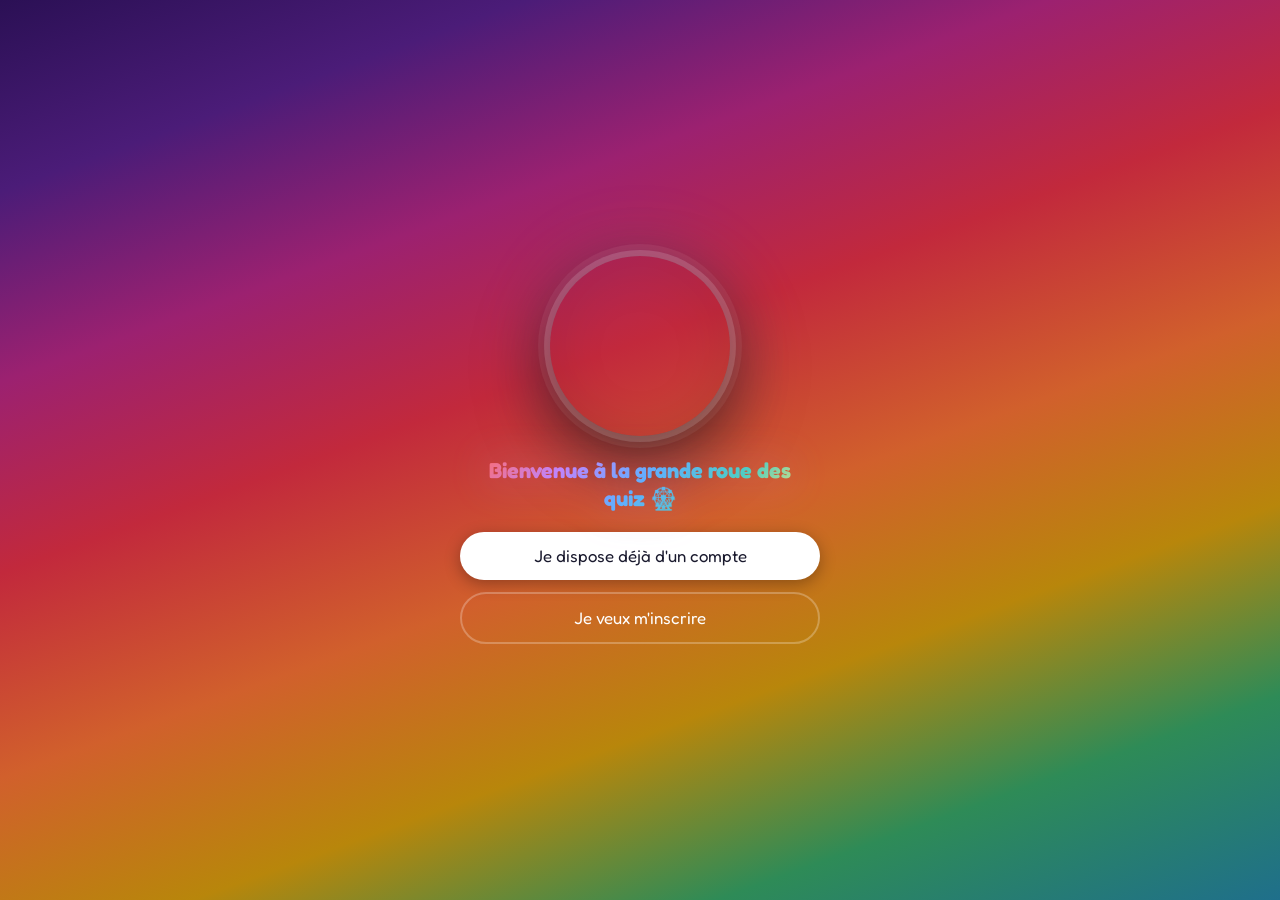
<file: index.html>
<!DOCTYPE html>
<html lang="fr">
<head>
<meta charset="UTF-8">
<meta name="viewport" content="width=device-width, initial-scale=1.0">
<title>Roue des Quiz 🎡</title>
<link href="https://fonts.googleapis.com/css2?family=Nunito:wght@400;700;900&family=Fredoka+One&display=swap" rel="stylesheet">
<link rel="stylesheet" href="src/styles/app.css">
</head>
<body>

<!-- ══════════════ WELCOME SCREEN ══════════════ -->
<div id="welcomeScreen" class="screen active">
  <canvas id="welcomeWheel" width="260" height="260" class="welcome-wheel"></canvas>
  <h1 class="welcome-title">Bienvenue à la grande roue des quiz 🎡</h1>
  <div class="welcome-actions">
    <button class="btn-primary" id="goSignIn">Je dispose déjà d'un compte</button>
    <button class="btn-secondary" id="goSignUp">Je veux m'inscrire</button>
  </div>
</div>

<!-- ══════════════ SIGN IN SCREEN ══════════════ -->
<div id="signInScreen" class="screen">
  <div class="quiz-header">
    <button class="back-btn" data-action="welcome">← Retour</button>
    <div class="quiz-cat-badge" style="color:#FFE66D;border-color:#FFE66D">Connexion</div>
  </div>
  <form class="profile-form auth-form" id="signInForm">
    <label>Email
      <input id="siEmail" type="email" inputmode="email" autocomplete="email" required>
    </label>
    <label>Mot de passe
      <span class="pw-field">
        <input id="siPassword" type="password" autocomplete="current-password" required>
        <button type="button" class="pw-eye" data-eye="siPassword" aria-label="Afficher le mot de passe">👁️</button>
      </span>
    </label>
    <button type="button" class="text-link" id="forgotBtn">Mot de passe oublié ?</button>
    <div class="form-actions"><button type="submit" class="btn-primary">Se connecter</button></div>
    <p class="auth-msg" id="siMsg"></p>
  </form>
</div>

<!-- ══════════════ SIGN UP SCREEN ══════════════ -->
<div id="signUpScreen" class="screen">
  <div class="quiz-header">
    <button class="back-btn" data-action="welcome">← Retour</button>
    <div class="quiz-cat-badge" style="color:#FFE66D;border-color:#FFE66D">Inscription</div>
  </div>
  <form class="profile-form auth-form" id="signUpForm">
    <label>Nom de la famille
      <input id="suFamily" type="text" autocomplete="off" maxlength="40" placeholder="Ex : Famille Berrada" required>
    </label>
    <label>Email
      <input id="suEmail" type="email" inputmode="email" autocomplete="email" required>
    </label>
    <label>Mot de passe
      <span class="pw-field">
        <input id="suPassword" type="password" autocomplete="new-password" minlength="6" required>
        <button type="button" class="pw-eye" data-eye="suPassword" aria-label="Afficher le mot de passe">👁️</button>
      </span>
      <span class="field-hint">6 caractères minimum</span>
    </label>
    <div class="form-actions"><button type="submit" class="btn-primary">S'inscrire 🚀</button></div>
    <p class="auth-msg" id="suMsg"></p>
  </form>
</div>

<!-- ══════════════ RESET PASSWORD SCREEN ══════════════ -->
<div id="resetScreen" class="screen">
  <div class="quiz-header">
    <button class="back-btn" data-action="welcome">← Retour</button>
    <div class="quiz-cat-badge" style="color:#FFE66D;border-color:#FFE66D">Nouveau mot de passe</div>
  </div>
  <form class="profile-form auth-form" id="resetForm">
    <label>Nouveau mot de passe
      <span class="pw-field">
        <input id="npPassword" type="password" autocomplete="new-password" minlength="6" required>
        <button type="button" class="pw-eye" data-eye="npPassword" aria-label="Afficher le mot de passe">👁️</button>
      </span>
      <span class="field-hint">6 caractères minimum</span>
    </label>
    <div class="form-actions"><button type="submit" class="btn-primary">Changer le mot de passe</button></div>
    <p class="auth-msg" id="npMsg"></p>
  </form>
</div>

<!-- ══════════════ PROFILE SCREEN ══════════════ -->
<div id="profileScreen" class="screen">
  <div class="family-name" id="familyName"></div>
  <div class="profile-title">🎈 Qui joue ? 🎈</div>
  <div class="profile-list" id="profileList">
    <div class="profile-loading">Chargement…</div>
  </div>
  <div class="profile-hint" id="profileHint"></div>
  <div class="profile-footer">
    <button class="manage-btn" id="manageBtn" aria-pressed="false" style="display:none">🗑️ Gérer les profils</button>
    <button class="manage-btn" id="signOutBtn">🚪 Se déconnecter</button>
  </div>
</div>

<!-- ══════════════ PROFILE CREATE SCREEN ══════════════ -->
<div id="profileCreateScreen" class="screen">
  <div class="profile-title">Nouveau joueur 🎉</div>
  <form class="profile-form" id="profileForm">
    <label>Prénom
      <input id="pfFirst" type="text" autocomplete="off" maxlength="24" required>
    </label>
    <label>Nom
      <input id="pfLast" type="text" autocomplete="off" maxlength="24">
    </label>
    <label>Date de naissance
      <input id="pfDob" type="date">
    </label>
    <span class="avatar-pick-label">Choisis ton personnage</span>
    <div class="avatar-pick" id="avatarPick"></div>
    <div class="form-actions">
      <button type="submit" class="btn-primary">Créer 🚀</button>
      <button type="button" class="btn-secondary" id="pfCancel">Annuler</button>
    </div>
  </form>
</div>

<!-- ══════════════ WHEEL SCREEN ══════════════ -->
<div id="wheelScreen" class="screen">
  <h1 id="wheelTitle">🎡 La Roue des Quiz !</h1>

  <div class="wheel-section">
    <div class="pointer"></div>
    <div class="wheel-wrap">
      <canvas id="wheel" width="380" height="380"></canvas>
      <button class="spin-btn" id="spinBtn">TOURNE !<br>🎲</button>
    </div>
  </div>

  <div class="result-banner" id="resultArea"></div>

  <div class="legend">
    <div class="legend-item"><div class="legend-dot" style="background:#FF6B6B"></div>Maths</div>
    <div class="legend-item"><div class="legend-dot" style="background:#4ECDC4"></div>Lecture</div>
    <div class="legend-item"><div class="legend-dot" style="background:#FFE66D"></div>Géographie</div>
    <div class="legend-item"><div class="legend-dot" style="background:#60AFFF"></div>Astronomie</div>
    <div class="legend-item"><div class="legend-dot" style="background:#6BCB77"></div>Animaux</div>
    <div class="legend-item"><div class="legend-dot" style="background:#F59E0B"></div>Arabe</div>
    <div class="legend-item"><div class="legend-dot" style="background:#C084FC"></div>⭐ Surprise !</div>
  </div>
  <button class="mv-entry-btn" id="mvEntryBtn" style="display:none">
    <span class="mv-entry-icon" id="mvEntryIcon"></span>
    Mode Merveilleux
  </button>
  <button class="cpc-entry-btn" id="cpcEntryBtn">🏫 Mode Jean Mermoz CP C</button>
  <div class="wheel-actions">
    <button class="btn-secondary" id="progressBtn">📊 Mes progrès</button>
    <button class="btn-secondary" id="leaderboardBtn">🏆 Classement</button>
  </div>
</div>

<!-- ══════════════ JEAN MERMOZ CP C SCREEN (F-50) ══════════════ -->
<div id="cpcScreen" class="screen">
  <div class="quiz-header">
    <button class="back-btn" id="cpcBack">← Roue</button>
    <div class="quiz-cat-badge" style="color:#FFE66D;border-color:#FFE66D">🏫 CP C</div>
  </div>
  <h1>Que veux-tu réviser ?</h1>
  <div class="cpc-choices" id="cpcChoices"></div>
  <p class="cpc-msg" id="cpcMsg" role="status"></p>
</div>

<!-- ══════════════ QUIZ SCREEN ══════════════ -->
<div id="quizScreen" class="screen">
  <!-- Mode Merveilleux (F-35): ambient background wash, behind the card -->
  <div class="mv-scene-bg" id="mvSceneBg" aria-hidden="true">
    <div class="mv-sparkle-field"></div>
    <div class="mv-rainbow-sweep mv-rainbow-sweep-1"></div>
    <div class="mv-rainbow-sweep mv-rainbow-sweep-2"></div>
  </div>

  <div class="quiz-header">
    <button class="back-btn" data-action="wheel">← Roue</button>
    <div class="quiz-cat-badge" id="catBadge"></div>
    <button class="tts-btn" id="ttsReplayBtn" type="button" title="Réécouter la question" aria-label="Réécouter la question">🔊</button>
    <button class="tts-btn tts-toggle" id="ttsToggleBtn" type="button" title="Lecture automatique" aria-label="Activer ou désactiver la lecture automatique">🔊</button>
  </div>

  <div class="progress-dots" id="progressDots"></div>

  <div class="question-card" id="questionCard">
    <div class="question-image-wrap" id="questionImageWrap" style="display:none;"></div>
    <div class="question-num" id="questionNum"></div>
    <div class="question-origin" id="questionOrigin" style="display:none;"></div>
    <div class="question-text" id="questionText"></div>
    <div class="math-visual" id="mathVisual" style="display:none;"></div>
    <div class="choices" id="choices"></div>
    <div class="feedback" id="feedback"></div>
    <button class="next-btn" id="nextBtn"></button>
  </div>

  <!-- Mode Merveilleux (F-35): galloping unicorns, above the card -->
  <div class="mv-scene-fg" id="mvScene" aria-hidden="true">
    <div class="mv-gallop mv-gallop-1">
      <span class="mv-trail-spark s1"></span>
      <span class="mv-trail-spark s2"></span>
      <span class="mv-trail-spark s3"></span>
      <div class="mv-gallop-icon" id="mvGallop1"></div>
    </div>
    <div class="mv-gallop mv-gallop-2">
      <span class="mv-trail-spark s1"></span>
      <span class="mv-trail-spark s2"></span>
      <span class="mv-trail-spark s3"></span>
      <div class="mv-gallop-icon" id="mvGallop2"></div>
    </div>
  </div>
</div>

<!-- ══════════════ MILESTONE SCREEN (every 10 questions) ══════════════ -->
<div id="milestoneScreen" class="screen">
  <div class="score-emoji" id="msEmoji"></div>
  <div class="score-title" id="msTitle"></div>
  <div class="score-num" id="msNum"></div>
  <div class="score-sub" id="msSub"></div>
  <div class="score-actions">
    <button class="btn-primary" id="msContinue">Continuer 🔥</button>
    <button class="btn-secondary" data-action="wheel">🎡 Retour à la roue</button>
  </div>
</div>

<!-- ══════════════ PROGRESS SCREEN ══════════════ -->
<div id="progressScreen" class="screen">
  <div class="quiz-header">
    <button class="back-btn" data-action="wheel">← Roue</button>
    <div class="quiz-cat-badge" style="color:#FFE66D;border-color:#FFE66D">📊 Mes progrès</div>
  </div>
  <div class="progress-body" id="progressBody"></div>
</div>

<!-- ══════════════ LEADERBOARD SCREEN ══════════════ -->
<div id="leaderboardScreen" class="screen">
  <div class="quiz-header">
    <button class="back-btn" data-action="wheel">← Roue</button>
    <div class="quiz-cat-badge" style="color:#C084FC;border-color:#C084FC">🏆 Classement</div>
  </div>
  <div class="leaderboard-body" id="leaderboardBody"></div>
</div>

<!-- Current player badge — shown top-right during play; click to switch -->
<div id="currentPlayer" class="current-player" style="display:none">
  <span class="cp-avatar"></span>
  <span class="cp-text">
    <span class="cp-name"></span>
    <span class="cp-score"></span>
  </span>
  <span class="cp-switch">changer</span>
</div>

<!-- Mode Merveilleux — unlock celebration popup (F-31) -->
<div id="mvPopup" class="mv-popup-overlay" style="display:none">
  <div class="mv-popup">
    <div class="mv-popup-unicorn-wrap">
      <div class="mv-popup-unicorn" id="mvPopupUnicorn"></div>
      <span class="mv-spark-float s1" aria-hidden="true">✨</span>
      <span class="mv-spark-float s2" aria-hidden="true">✨</span>
      <span class="mv-spark-float s3" aria-hidden="true">✨</span>
    </div>
    <div class="mv-popup-title">Tu as débloqué le<br>Mode Merveilleux ! 🦄</div>
    <div class="mv-popup-actions">
      <button class="btn-primary" id="mvPlayNow">Jouer maintenant</button>
      <button class="btn-secondary" id="mvLater">Plus tard</button>
    </div>
  </div>
</div>

<script src="questions.js"></script>
<script type="module" src="src/main.js"></script>
<script>
  // If the ES modules can't load (e.g. opened via file://), guide the user.
  setTimeout(function () {
    if (!window.__qrReady) {
      var list = document.getElementById('profileList');
      if (list) list.innerHTML = '<div class="profile-hint">Ouvre le jeu via un serveur web (http), pas en double-cliquant le fichier.</div>';
    }
  }, 1500);
</script>
</body>
</html>
</file>
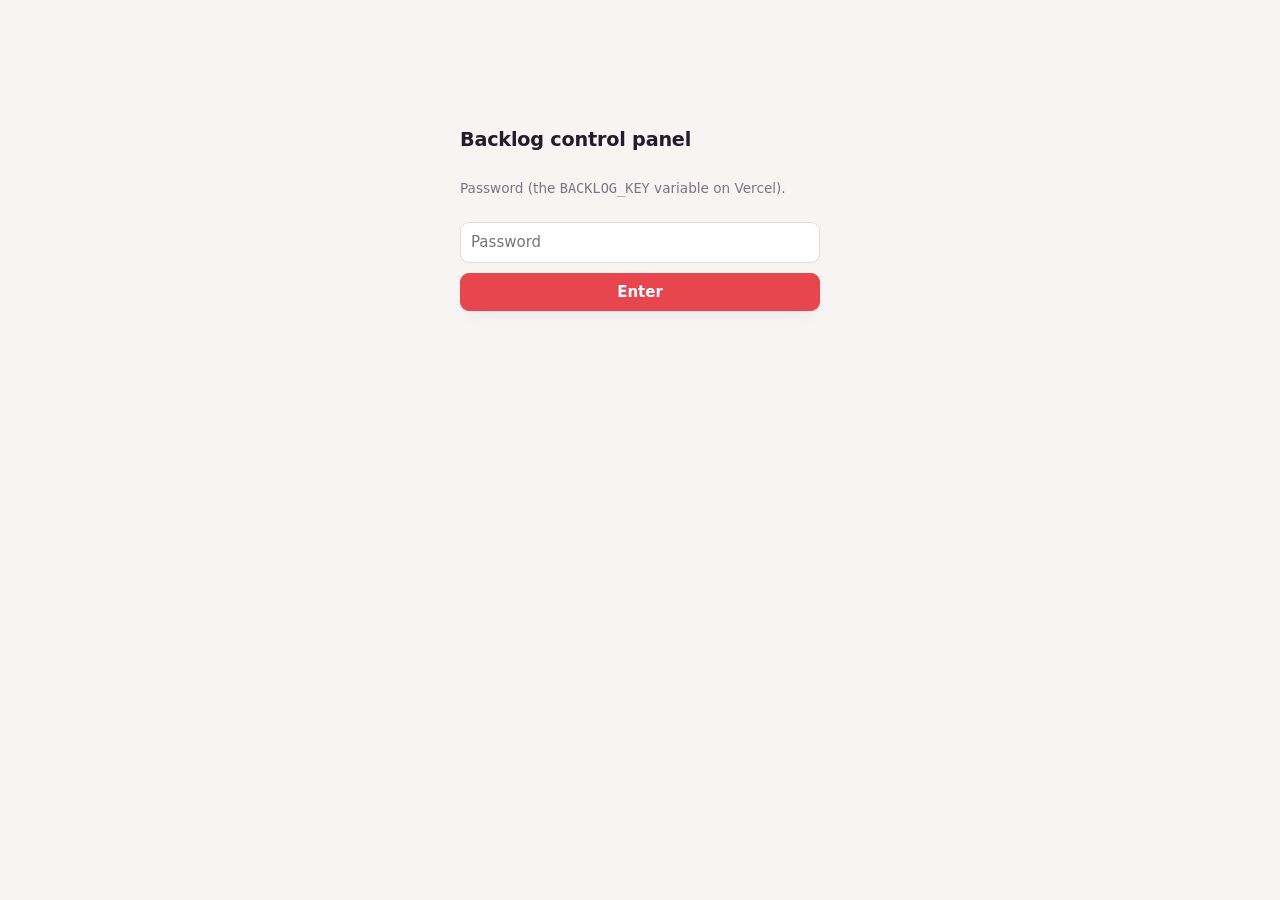
<file: backlog/index.html>
<!DOCTYPE html>
<html lang="en">
<head>
<meta charset="UTF-8">
<meta name="viewport" content="width=device-width, initial-scale=1.0, viewport-fit=cover">
<title>QuizRoulette — Backlog control panel</title>
<style>
  /* Palette lifted from the generated backlog view (tools/backlog-view.template.html)
     so the panel and that page look like one family. */
  :root {
    --bg:#F7F4F2; --surface:#FFFFFF; --surface-2:#F1ECEA; --border:#E4DCD8; --border-strong:#D3C8C3;
    --ink:#241C2B; --muted:#7C7484; --faint:#A89FA6;
    --accent:#E8464E; --accent-soft:#FBE4E4; --tech:#0E8E7C;
    --ok:#2C7A4D; --ok-bg:#DAF0E3; --warn:#9A6B18; --warn-bg:#FBEED2;
    --bad:#B23A2E; --bad-bg:#FADFD9; --info:#26689B; --info-bg:#DCEBF7;
    --shadow:0 1px 2px rgba(36,28,43,.04), 0 8px 24px -12px rgba(36,28,43,.12);
    --sans: system-ui,"Segoe UI",Roboto,Helvetica,Arial,sans-serif;
    --mono: ui-monospace,"Cascadia Code",Consolas,"SF Mono",Menlo,monospace;
    color-scheme: light;
  }
  * { box-sizing:border-box; }
  body { margin:0; background:var(--bg); color:var(--ink); font:15px/1.5 var(--sans);
         -webkit-font-smoothing:antialiased; max-width:980px; margin-inline:auto;
         padding: env(safe-area-inset-top,0) 16px calc(28px + env(safe-area-inset-bottom,0)); }
  header { display:flex; align-items:center; gap:10px; flex-wrap:wrap; padding:20px 0 12px; }
  h1 { font-size:1.2rem; margin:0; flex:1 1 auto; letter-spacing:-.01em; }
  .muted { color:var(--muted); font-size:.85rem; }
  button { font:inherit; cursor:pointer; border-radius:9px; border:1px solid var(--border-strong);
           background:var(--surface); color:var(--ink); padding:7px 12px; box-shadow:var(--shadow); }
  button:hover { background:var(--surface-2); }
  button.primary { background:var(--accent); border-color:var(--accent); color:#fff; font-weight:600; }
  button.primary:hover { filter:brightness(.95); }
  button.ghost { background:transparent; box-shadow:none; }
  button:disabled { opacity:.5; cursor:default; }
  input, select, textarea { font:inherit; width:100%; background:var(--surface); color:var(--ink);
           border:1px solid var(--border); border-radius:9px; padding:8px 10px; }
  input:focus, select:focus, textarea:focus { outline:2px solid var(--accent-soft); border-color:var(--accent); }
  textarea { min-height:70px; resize:vertical; }
  .filters { display:flex; gap:8px; flex-wrap:wrap; margin-bottom:14px; }
  .filters input { flex:2 1 180px; } .filters select { flex:1 1 130px; width:auto; }
  .card { background:var(--surface); border:1px solid var(--border); border-radius:12px;
          margin-bottom:10px; overflow:hidden; box-shadow:var(--shadow); }
  .head { display:flex; gap:10px; align-items:center; padding:12px 14px; cursor:pointer; }
  .head:hover { background:var(--surface-2); }
  .id { font-family:var(--mono); font-size:.82rem; font-weight:700; color:var(--accent); flex:0 0 auto; }
  .card[data-backlog="technical"] .id { color:var(--tech); }
  .name { flex:1 1 auto; min-width:0; overflow:hidden; text-overflow:ellipsis; white-space:nowrap; font-weight:600; }
  .chip { font-size:.72rem; padding:2px 9px; border-radius:999px; white-space:nowrap; font-weight:600; }
  .s-Todo{background:#EDE9EC;color:#6C6472} .s-Inprogress{background:var(--info-bg);color:var(--info)}
  .s-Done{background:var(--ok-bg);color:var(--ok)} .s-Blocked{background:var(--bad-bg);color:var(--bad)}
  .p-High{background:var(--bad-bg);color:var(--bad)} .p-Med{background:var(--warn-bg);color:var(--warn)}
  .p-Low{background:#E5E9EE;color:#5B6B7A}
  .body { padding:0 14px 14px; display:grid; gap:12px; border-top:1px solid var(--border); padding-top:12px; }
  .grid { display:grid; grid-template-columns:repeat(auto-fit,minmax(130px,1fr)); gap:8px; }
  label { display:grid; gap:4px; font-size:.78rem; color:var(--muted); font-weight:600; }
  .row { display:flex; gap:8px; flex-wrap:wrap; align-items:center; }
  .pipe { display:grid; gap:7px; background:var(--surface-2); border:1px solid var(--border); border-radius:10px; padding:11px 12px; }
  .step { display:flex; gap:9px; align-items:center; font-size:.85rem; }
  .step .dot { width:18px; text-align:center; flex:0 0 18px; font-weight:700; }
  .step.done .dot{color:var(--ok)} .step.busy .dot{color:var(--warn)} .step.fail .dot{color:var(--bad)}
  .step.todo { color:var(--faint); }
  a { color:var(--accent); }
  .note { font-size:.8rem; color:var(--muted); }
  button.link { background:none; border:none; box-shadow:none; padding:0; color:var(--accent);
                text-decoration:underline; font-size:inherit; }
  .err { color:var(--bad); font-size:.85rem; }
  button.danger { color:var(--bad); border-color:var(--bad-bg); }
  button.danger:hover { background:var(--bad-bg); }
  h2.theme { font-size:.85rem; text-transform:uppercase; letter-spacing:.06em; color:var(--muted);
             margin:22px 0 8px; display:flex; gap:8px; align-items:baseline; }
  .links { display:flex; gap:8px; flex-wrap:wrap; }
  .pill { font-size:.8rem; font-weight:600; text-decoration:none; padding:5px 11px; border-radius:999px;
          border:1px solid var(--border-strong); background:var(--surface); color:var(--ink); }
  .pill:hover { background:var(--surface-2); }
  .pill.go { background:var(--accent); border-color:var(--accent); color:#fff; }
  .pill.live { background:var(--ok-bg); border-color:var(--ok); color:var(--ok); }
  .chip.prev { text-decoration:none; background:var(--accent-soft); color:var(--accent); }
  .draft { display:grid; gap:10px; border:1px dashed var(--border-strong); border-radius:10px;
           padding:11px; background:var(--surface-2); }
  .draft .tall { min-height:190px; font-family:var(--mono); font-size:.82rem; background:var(--surface); }
  .newbox { margin-bottom:14px; border-color:var(--accent); }
  .gate { max-width:360px; margin:14vh auto; display:grid; gap:10px; }
  [hidden] { display:none !important; }
</style>
</head>
<body>

<div class="gate" id="gate" hidden>
  <h1>Backlog control panel</h1>
  <p class="muted">Password (the <code>BACKLOG_KEY</code> variable on Vercel).</p>
  <input id="key" type="password" autocomplete="current-password" placeholder="Password">
  <button class="primary" id="enter">Enter</button>
  <p class="err" id="gateErr"></p>
</div>

<div id="app" hidden>
  <header>
    <h1>QuizRoulette backlog</h1>
    <span class="muted" id="stamp"></span>
    <button class="primary" id="newStory">+ New story</button>
    <button class="ghost" id="refresh">↻</button>
  </header>

  <div class="card newbox" id="newBox" hidden>
    <div class="body" style="border-top:none;padding-top:14px">
      <label>Theme
        <select id="nTheme">
          <option>Graphics &amp; Sound</option>
          <option>Game play</option>
          <option>Curriculum</option>
          <option>Non-functional</option>
        </select></label>
      <label>Title (short — becomes the bold name)
        <input id="nTitle" placeholder="e.g. Bigger buttons on the wheel"></label>
      <label>Description — what &amp; why, in your own words
        <textarea id="nDesc" placeholder="What should change, and why it matters…"></textarea></label>
      <div class="grid">
        <label>Size <select id="nSize"><option>S</option><option selected>M</option><option>L</option><option>XL</option></select></label>
        <label>Priority <select id="nPrio"><option>High</option><option selected>Med</option><option>Low</option></select></label>
        <label>Depends on <input id="nDeps" placeholder="F-10, T-05"></label>
      </div>
      <div class="row">
        <button class="primary" id="nCreate">Add to backlog</button>
        <button class="ghost" id="nCancel">Cancel</button>
        <span class="note" id="nOut"></span>
      </div>
    </div>
  </div>

  <p class="err" id="warn"></p>

  <div class="filters">
    <input id="q" placeholder="Search…">
    <select id="fStatus">
      <option value="">All statuses</option>
      <option>Todo</option><option>In progress</option><option>Blocked</option><option>Done</option>
    </select>
    <select id="fPrio">
      <option value="">All priorities</option>
      <option>High</option><option>Med</option><option>Low</option>
    </select>
    <select id="fTheme">
      <option value="">All themes</option>
      <option>Graphics &amp; Sound</option>
      <option>Game play</option>
      <option>Curriculum</option>
      <option>Non-functional</option>
    </select>
  </div>

  <div id="list"></div>
  <p class="err" id="err"></p>
</div>

<script type="module">
const $ = s => document.querySelector(s);
// Storage can be unavailable entirely (private windows, embedded contexts:
// "Access to storage is not allowed from this context"). Every access goes
// through these, and the panel works without storage — it just forgets.
const store = {
  get(k) { try { return localStorage.getItem(k); } catch { return null; } },
  set(k, v) { try { localStorage.setItem(k, v); return true; } catch { return false; } },
  del(k) { try { localStorage.removeItem(k); } catch {} },
};

let KEY = store.get('backlogKey') || '';
let stories = [], pipeline = {}, open = new Set();

// Text you have typed but not sent yet (brief, issue draft, refinement), kept
// per story so the 30s refresh — or closing the tab — never eats it.
const drafts = (() => {           // corrupt or blocked storage must never blank the page
  try { return JSON.parse(store.get('backlogDrafts') || '{}') || {}; }
  catch { store.del('backlogDrafts'); return {}; }
})();
const draftOf = id => (drafts[id] = drafts[id] || {});
const saveDrafts = () => store.set('backlogDrafts', JSON.stringify(drafts));
const clearDraft = (id, ...fields) => {
  fields.forEach(f => delete draftOf(id)[f]);
  if (!Object.keys(draftOf(id)).length) delete drafts[id];
  saveDrafts();
};

// Demo mode (?demo=1): read the backlog files straight off the server, no API,
// no GitHub, no password — for looking at the layout locally. Buttons are inert.
const DEMO = new URLSearchParams(location.search).has('demo');

async function api(path, opts = {}) {
  const r = await fetch(path, {
    ...opts,
    headers: { 'Content-Type': 'application/json', 'x-backlog-key': KEY, ...(opts.headers || {}) },
  });
  const data = await r.json().catch(() => ({}));
  if (!r.ok) throw new Error(data.error || `Error ${r.status}`);
  return data;
}

async function loadDemo() {
  const files = { functional: '../BACKLOG_FUNCTIONAL.md', technical: '../BACKLOG_TECHNICAL.md' };
  const ROW = /^\|\s*([FT]-\d+)\s*\|(.*)\|\s*$/;
  stories = [];
  for (const [backlog, path] of Object.entries(files)) {
    const md = await (await fetch(path)).text();
    let theme = backlog === 'technical' ? 'Non-functional' : 'Unsorted';
    md.split('\n').forEach(line => {
      const h = line.match(/^##\s+(?:\d+\.\s*)?(.+?)\s*$/);
      if (h) theme = h[1];
      const m = line.match(ROW);
      if (!m) return;
      const c = m[2].split('|').map(x => x.trim());
      if (c.length < 5) return;
      stories.push({ backlog, theme, id: m[1], item: c[0], size: c[1], priority: c[2], depends: c[3],
        status: c[4], title: (c[0].match(/\*\*(.+?)\*\*/) || [, c[0].split('—')[0]])[1].trim() });
    });
  }
  // Fake pipeline rows so every step shows in a realistic state offline.
  const fake = (n, title, o = {}) => ({
    issue: { number: n, title, url: '#', state: 'open' },
    run: o.run || null, branch: o.branch || null, pr: o.pr || null, preview: o.preview || null,
  });
  pipeline = {
    'F-31': [fake(3, 'F-31: Mode Merveilleux (streak unlock)', {
      run: { status: 'completed', conclusion: 'success', url: '#' },
      branch: 'claude/issue-3-20260917-1756',
      pr: { number: 4, url: '#', state: 'closed', merged: true, mergedAt: '2026-09-17T18:13:28Z', reviewed: true,
            production: { state: 'success', url: 'https://rouedesquiz.vercel.app' } },
    })],
    'T-31': [fake(9, 'T-31: Interactive backlog control panel', {
      run: { status: 'completed', conclusion: 'success', url: '#' },
      branch: 'feat/backlog-control-panel',
      pr: { number: 9, url: '#', state: 'open', merged: false, reviewed: false },
      preview: 'https://rouedesquiz-git-feat-backlog-control-panel-yacinebes-projects.vercel.app',
    })],
    'F-01': [fake(11, 'F-01: Read-aloud (TTS)', {
      run: { status: 'in_progress', conclusion: null, url: '#' },
    })],
  };
  $('#stamp').textContent = 'demo mode — read-only, sample pipeline';
  render();
}

// ── gate ──────────────────────────────────────────────────────────────
async function start() {
  if (DEMO) { $('#app').hidden = false; return loadDemo(); }
  if (!KEY) return showGate();
  try { await load(); $('#app').hidden = false; }
  catch (e) { showGate(e.message); }
}
function showGate(msg) {
  $('#gate').hidden = false; $('#app').hidden = true;
  if (msg) $('#gateErr').textContent = msg;
}
$('#enter').addEventListener('click', async () => {
  KEY = $('#key').value.trim();
  try {
    await load();
    store.set('backlogKey', KEY);     // kept in memory if storage is blocked
    $('#gate').hidden = true; $('#app').hidden = false;
  } catch (e) { $('#gateErr').textContent = e.message; }
});
$('#key').addEventListener('keydown', e => { if (e.key === 'Enter') $('#enter').click(); });

// ── data ──────────────────────────────────────────────────────────────
async function load() {
  const [b, p] = await Promise.all([
    api('/api/backlog'),
    // Never swallow this: an empty pipeline used to look like "nothing happened".
    api('/api/pipeline').catch(e => ({ byStory: {}, warnings: [`pipeline unavailable: ${e.message}`] })),
  ]);
  stories = b.stories; pipeline = p.byStory || {};
  const warn = p.warnings || [];
  $('#warn').textContent = warn.length ? `GitHub state incomplete — ${warn.join(' · ')}` : '';
  $('#stamp').textContent = new Date().toLocaleTimeString('en-GB', { hour: '2-digit', minute: '2-digit' });
  render();
}
$('#refresh').addEventListener('click', () => load().catch(e => $('#err').textContent = e.message));
['#q', '#fStatus', '#fPrio', '#fTheme'].forEach(s => $(s).addEventListener('input', render));

// ── pipeline checklist ────────────────────────────────────────────────
// Seven fixed steps, always all shown so you can see where a story stands:
// story → issue → built by Claude → PR submitted → reviewed → merged → live.
function pipeHTML(id, story) {
  const attempts = (pipeline[id] || []).slice().sort((a, b) => b.issue.number - a.issue.number);
  if (!attempts.length) {
    return `<div class="pipe">${[
      ['done', '✓', 'Story in the backlog'],
      ['todo', '○', 'Issue created'],
      ['todo', '○', 'Built by Claude'],
      ['todo', '○', 'PR submitted'],
      ['todo', '○', 'Reviewed by me'],
      ['todo', '○', 'Merged into main'],
      ['todo', '○', 'Live in production'],
    ].map(stepHTML).join('')}</div>`;
  }

  return attempts.map(r => {
    const run = r.run, pr = r.pr;
    const link = (url, text) => `<a href="${url}" target="_blank">${text}</a>`;

    const built = !run ? ['todo', '○', 'Built by Claude — not started']
      : run.status !== 'completed' ? ['busy', '◐', `Claude is building… (${link(run.url, 'log')})`]
      : run.conclusion === 'success' ? ['done', '✓', `Built by Claude — branch pushed (${link(run.url, 'log')})`]
      : ['fail', '✗', `Claude failed (${link(run.url, 'log')})`];

    const submitted = pr ? ['done', '✓', `PR #${pr.number} submitted (${link(pr.url, 'view')})`
        + (r.preview ? ` — ${link(r.preview, 'test the preview')}` : '')]
      : r.branch ? ['busy', '◐', 'Branch pushed, PR not submitted yet']
      : ['todo', '○', 'PR submitted'];

    const reviewed = pr && pr.reviewed ? ['done', '✓', 'Reviewed by me']
      : pr && !pr.merged ? ['busy', '◐', `Reviewed by me — <button class="link" data-act="reviewed" data-pr="${pr.number}">mark as reviewed</button>`]
      : pr && pr.merged ? ['done', '✓', 'Reviewed by me (merged)']
      : ['todo', '○', 'Reviewed by me'];

    const merged = pr && pr.merged
      ? ['done', '✓', `Merged into main${pr.mergedAt ? ` — ${new Date(pr.mergedAt).toLocaleDateString('en-GB')}` : ''}`]
      : pr && pr.reviewed
      ? ['busy', '◐', `Merged into main — <button class="link" data-act="merge" data-pr="${pr.number}">merge #${pr.number} now</button>`]
      : ['todo', '○', 'Merged into main'];

    const dep = pr && pr.production;
    const prod = !pr || !pr.merged ? ['todo', '○', 'Live in production']
      : !dep ? ['busy', '◐', 'Live in production — deploying…']
      : dep.state === 'success' ? ['done', '✓', `Live in production${dep.url ? ` (${link(dep.url, 'open')})` : ''}`]
      : ['fail', '✗', `Production deploy ${dep.state}`];

    return `<div class="pipe">${[
      ['done', '✓', 'Story in the backlog'],
      ['done', '✓', `Issue #${r.issue.number} created — ${link(r.issue.url, esc(r.issue.title))}`],
      built, submitted, reviewed, merged, prod,
    ].map(stepHTML).join('')}</div>`;
  }).join('');
}

const stepHTML = ([c, d, t]) => `<div class="step ${c}"><span class="dot">${d}</span><span>${t}</span></div>`;

// The most recent attempt for a story — what the card header and link row show.
function latest(id) {
  const a = (pipeline[id] || []).slice().sort((x, y) => y.issue.number - x.issue.number);
  return a[0] || null;
}

// Prominent links: issue, PR, the Vercel preview to test, and the live site.
function linksHTML(id) {
  const r = latest(id);
  if (!r) return '';
  const out = [`<a class="pill" href="${r.issue.url}" target="_blank">Issue #${r.issue.number}</a>`];
  if (r.pr) out.push(`<a class="pill" href="${r.pr.url}" target="_blank">PR #${r.pr.number}</a>`);
  if (r.preview) out.push(`<a class="pill go" href="${r.preview}" target="_blank">▶ Test the preview</a>`);
  if (r.pr && r.pr.merged && r.pr.production && r.pr.production.state === 'success') {
    out.push(`<a class="pill live" href="${r.pr.production.url || 'https://rouedesquiz.vercel.app'}" target="_blank">● Live</a>`);
  }
  return `<div class="links">${out.join('')}</div>`;
}

function latestIssue(id) {
  const runs = (pipeline[id] || []).slice().sort((a, b) => b.issue.number - a.issue.number);
  return runs[0] ? runs[0].issue.number : null;
}

// ── render ────────────────────────────────────────────────────────────
function render() {
  const q = $('#q').value.toLowerCase(), fs = $('#fStatus').value, fp = $('#fPrio').value, ft = $('#fTheme').value;
  const rows = stories.filter(s =>
    (!fs || s.status === fs) && (!fp || s.priority === fp) && (!ft || s.theme === ft) &&
    (!q || (s.id + ' ' + s.item).toLowerCase().includes(q)));

  // Grouped under the four themes, in their canonical order.
  const order = ['Graphics & Sound', 'Game play', 'Curriculum', 'Non-functional'];
  const groups = [...new Set(rows.map(r => r.theme))]
    .sort((a, b) => (order.indexOf(a) + 1 || 99) - (order.indexOf(b) + 1 || 99));

  $('#list').innerHTML = groups.map(g =>
    `<h2 class="theme">${g} <span class="muted">${rows.filter(r => r.theme === g).length}</span></h2>`
    + rows.filter(r => r.theme === g).map(s => {
    const isOpen = open.has(s.id);
    const issueNo = latestIssue(s.id);
    const d = drafts[s.id] || {};
    return `<div class="card" data-id="${s.id}" data-backlog="${s.backlog}">
      <div class="head" data-toggle="${s.id}">
        <span class="id">${s.id}</span>
        <span class="name">${esc(s.title)}</span>
        ${s.priority && s.priority !== '—' ? `<span class="chip p-${s.priority.replace(/\s/g, '')}">${s.priority}</span>` : ''}
        ${(() => { const r = latest(s.id); return r && r.preview
            ? `<a class="chip prev" href="${r.preview}" target="_blank" data-stop>▶ preview</a>` : ''; })()}
        <span class="chip s-${(s.status || '').replace(/\s/g, '')}">${s.status}</span>
      </div>
      ${isOpen ? `<div class="body">
        <label>Description (markdown)
          <textarea data-f="item">${esc(unbr(s.item))}</textarea></label>
        <div class="grid">
          <label>Size ${sel('size', ['—', 'S', 'M', 'L', 'XL'], s.size)}</label>
          <label>Priority ${sel('priority', ['—', 'High', 'Med', 'Low'], s.priority)}</label>
          <label>Status ${sel('status', ['Todo', 'In progress', 'Blocked', 'Done', '—'], s.status)}</label>
          <label>Depends on <input data-f="depends" value="${esc(s.depends)}"></label>
        </div>
        <div class="row">
          <button class="primary" data-act="save">Save</button>
          <button class="ghost danger" data-act="remove">Delete story</button>
          <span class="note" data-out="save"></span>
        </div>

        ${linksHTML(s.id)}
        <div class="pipe-wrap">${pipeHTML(s.id)}</div>

        ${issueNo ? '' : `<label>Brief for Claude (decisions already made…)
          <textarea data-f="brief" placeholder="Decisions: …">${esc(d.brief || '')}</textarea></label>
        <div class="draft" data-draft${d.dBody ? '' : ' hidden'}>
          <label>Issue title <input data-f="dTitle" value="${esc(d.dTitle || '')}"></label>
          <label>Issue body — edit before posting; Claude only starts if it contains @claude
            <textarea data-f="dBody" class="tall">${esc(d.dBody || '')}</textarea></label>
          <p class="note">Nothing has been sent to GitHub yet.</p>
        </div>`}
        <div class="row">
          ${issueNo
            ? `<button data-act="trigger">Re-run Claude on #${issueNo}</button>`
            : `<button data-act="draft">Preview issue</button>
               <button data-act="issue">Create the issue</button>
               <button class="primary" data-act="issue-run">Create + start Claude</button>`}
          <span class="note" data-out="act"></span>
        </div>

        <label>Refinement after testing (sent to Claude)
          <textarea data-f="refine" placeholder="What to fix or adjust after testing the preview…">${esc(d.refine || '')}</textarea></label>
        <div class="row">
          <button data-act="refine">Send refinement</button>
          <span class="note" data-out="refine"></span>
        </div>
      </div>` : ''}
    </div>`;
  }).join('')).join('') || '<p class="muted">No stories.</p>';
}

// What the issue is built from: whatever is in the fields right now, so edits
// made but not yet saved still reach the issue.
const storyPayload = (story, field) => ({
  backlog: story.backlog,
  id: story.id,
  title: story.title,
  item: field('item') ? field('item').value : story.item,
  size: field('size') ? field('size').value : story.size,
  priority: field('priority') ? field('priority').value : story.priority,
  depends: field('depends') ? field('depends').value : story.depends,
  brief: field('brief') ? field('brief').value : '',
});

const sel = (f, opts, val) => `<select data-f="${f}">${opts.map(o =>
  `<option${o === val ? ' selected' : ''}>${o}</option>`).join('')}</select>`;
// Rows store line breaks as <br>; show them as real newlines while editing
// (the API folds them back on save).
const unbr = t => (t || '').replace(/<br><br>/g, '\n\n').replace(/<br>/g, '\n');
const esc = s => (s || '').replace(/[&<>"]/g, c => ({ '&': '&amp;', '<': '&lt;', '>': '&gt;', '"': '&quot;' }[c]));

// ── interactions ──────────────────────────────────────────────────────
$('#list').addEventListener('click', async e => {
  if (e.target.closest('[data-stop]')) return;      // header preview link
  const toggle = e.target.closest('[data-toggle]');
  if (toggle) {
    const id = toggle.dataset.toggle;
    open.has(id) ? open.delete(id) : open.add(id);
    return render();
  }
  const btn = e.target.closest('[data-act]');
  if (!btn) return;
  const card = btn.closest('.card'), id = card.dataset.id;
  const story = stories.find(s => s.id === id);
  const field = f => card.querySelector(`[data-f="${f}"]`);
  const out = n => card.querySelector(`[data-out="${n}"]`);
  const act = btn.dataset.act;
  if (DEMO && act !== 'save') { $('#err').textContent = 'Demo mode: the GitHub buttons are disabled.'; return; }
  btn.disabled = true;

  try {
    if (act === 'save') {
      if (DEMO) throw new Error('Demo mode: read-only.');
      out('save').textContent = 'Saving…';
      const body = { backlog: story.backlog, id, item: field('item').value.trim(),
        size: field('size').value, priority: field('priority').value,
        status: field('status').value, depends: field('depends').value.trim() };
      const r = await api('/api/backlog', { method: 'POST', body: JSON.stringify(body) });
      Object.assign(story, r.story, { title: r.story.item.match(/\*\*(.+?)\*\*/)?.[1] || story.title });
      out('save').textContent = 'Saved ✓ (committed to main)';
    }

    if (act === 'draft') {
      out('act').textContent = 'Composing…';
      const box = card.querySelector('[data-draft]');
      if (!box) throw new Error('This story already has an issue — nothing to draft.');
      const r = await api('/api/action', { method: 'POST', body: JSON.stringify(
        { kind: 'preview', trigger: true, ...storyPayload(story, field) }) });
      field('dTitle').value = r.draft.title;
      field('dBody').value = r.draft.body;
      Object.assign(draftOf(id), { dTitle: r.draft.title, dBody: r.draft.body });
      saveDrafts();
      box.hidden = false;
      out('act').textContent = 'Draft below — edit it, then create.';
    }

    if (act === 'remove') {
      if (!confirm(`Delete ${id} from the backlog? Git history keeps it, but it goes from the list.`)) {
        btn.disabled = false; return;
      }
      await api('/api/backlog', { method: 'POST',
        body: JSON.stringify({ remove: true, backlog: story.backlog, id }) });
      open.delete(id);
      await load();
      $('#warn').textContent = `${id} removed from the backlog.`;
      return;
    }

    if (act === 'issue' || act === 'issue-run') {
      out('act').textContent = 'Creating the issue…';
      const box = card.querySelector('[data-draft]');
      const edited = box && !box.hidden;
      const r = await api('/api/action', { method: 'POST', body: JSON.stringify({
        kind: 'issue', trigger: act === 'issue-run', ...storyPayload(story, field),
        titleOverride: edited ? field('dTitle').value : null,
        bodyOverride: edited ? field('dBody').value : null }) });
      clearDraft(id, 'brief', 'dTitle', 'dBody');
      out('act').innerHTML = `Issue <a href="${r.issue.url}" target="_blank">#${r.issue.number}</a> created${act === 'issue-run' ? ' — Claude is starting' : ''}`;
      setTimeout(() => load(), 4000);
    }

    if (act === 'trigger') {
      out('act').textContent = 'Starting…';
      await api('/api/action', { method: 'POST', body: JSON.stringify({ kind: 'trigger', issueNumber: latestIssue(id) }) });
      out('act').textContent = 'Claude re-run ✓';
      setTimeout(() => load(), 5000);
    }

    if (act === 'reviewed') {
      await api('/api/action', { method: 'POST', body: JSON.stringify({
        kind: 'reviewed', prNumber: Number(btn.dataset.pr) }) });
      await load();
      return;
    }

    if (act === 'merge') {
      const n = Number(btn.dataset.pr);
      if (!confirm(`Merge PR #${n} into main? This deploys to production.`)) { btn.disabled = false; return; }
      $('#err').textContent = '';
      const r = await api('/api/action', { method: 'POST', body: JSON.stringify({ kind: 'merge', prNumber: n }) });
      await load();
      $('#warn').textContent = r.alreadyMerged
        ? `PR #${n} was already merged.` : `PR #${n} merged — Vercel is deploying to production.`;
      return;
    }

    if (act === 'refine') {
      const text = field('refine').value.trim();
      if (!text) throw new Error('Write what needs adjusting first.');
      out('refine').textContent = 'Sending…';
      const r = await api('/api/action', { method: 'POST', body: JSON.stringify({
        kind: 'refine', storyId: id, issueNumber: latestIssue(id), text }) });
      const where = { pr: 'to PR', issue: 'to issue', 'new-issue': 'as new issue' }[r.target];
      out('refine').innerHTML = `Sent ${where} <a href="${r.url}" target="_blank">#${r.number}</a>`;
      field('refine').value = '';
      clearDraft(id, 'refine');
      setTimeout(() => load(), 5000);
    }
  } catch (err) {
    const slot = out(act === 'save' ? 'save' : act === 'refine' ? 'refine' : 'act');
    if (slot) { slot.textContent = err.message; slot.classList.add('err'); }
    $('#err').textContent = err.message;
    console.error('[backlog]', act, err);
  } finally {
    btn.disabled = false;
  }
});

// Remember unsent text as it is typed.
$('#list').addEventListener('input', e => {
  const f = e.target.dataset && e.target.dataset.f;
  const card = e.target.closest('.card');
  if (!f || !card) return;
  draftOf(card.dataset.id)[f] = e.target.value;
  saveDrafts();
});

// ── new story ─────────────────────────────────────────────────────────
// Writes a new row into the chosen theme's table on main, with the next free ID.
const newBox = $('#newBox');
$('#newStory').addEventListener('click', () => {
  newBox.hidden = !newBox.hidden;
  if (!newBox.hidden) $('#nTitle').focus();
});
$('#nCancel').addEventListener('click', () => { newBox.hidden = true; });
$('#nCreate').addEventListener('click', async () => {
  const btn = $('#nCreate'), out = $('#nOut');
  const title = $('#nTitle').value.trim();
  if (!title) { out.textContent = 'A title is needed.'; return; }
  btn.disabled = true; out.textContent = 'Adding…';
  try {
    const r = await api('/api/backlog', { method: 'POST', body: JSON.stringify({
      create: true, theme: $('#nTheme').value, title, description: $('#nDesc').value,
      size: $('#nSize').value, priority: $('#nPrio').value, depends: $('#nDeps').value }) });
    out.textContent = `${r.story.id} added ✓`;
    ['#nTitle', '#nDesc', '#nDeps'].forEach(x => { $(x).value = ''; });
    open.add(r.story.id);                 // expand it so the buttons are right there
    await load();
    newBox.hidden = true;
    document.querySelector(`.card[data-id="${r.story.id}"]`)?.scrollIntoView({ block: 'center' });
  } catch (e) {
    out.textContent = e.message;
  } finally {
    btn.disabled = false;
  }
});

// Keep the pipeline fresh while a run is in flight — but never redraw while
// you are typing in a card, and never lose what is already typed.
setInterval(() => {
  if (DEMO) return;
  if ($('#app').hidden || document.visibilityState !== 'visible') return;
  if (document.activeElement && document.activeElement.closest &&
      document.activeElement.closest('#list')) return;
  load().catch(() => {});
}, 30000);

// The gate and the list both start hidden, so an uncaught error would leave a
// blank page. Show it instead.
function fatal(msg) {
  const g = document.getElementById('gate'), e = document.getElementById('gateErr');
  if (g) g.hidden = false;
  if (e) e.textContent = `Page error: ${msg} — tell Claude this message.`;
}
window.addEventListener('error', ev => fatal(ev.message || 'unknown'));
window.addEventListener('unhandledrejection', ev => fatal((ev.reason && ev.reason.message) || 'request failed'));

try { start(); } catch (e) { fatal(e.message); }
</script>
</body>
</html>
</file>
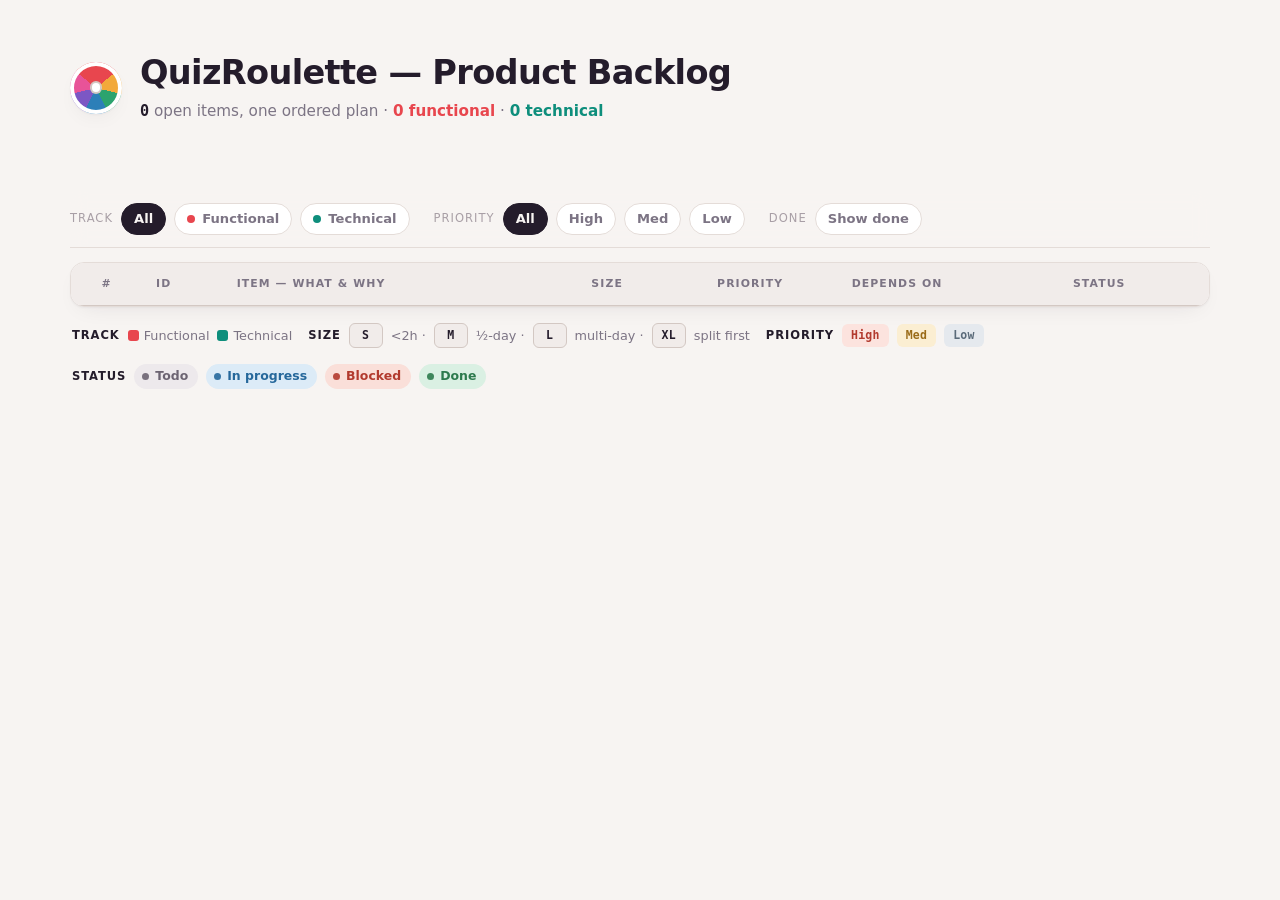
<file: tools/backlog-view.template.html>
<!doctype html>
<html lang="en">
<head>
<meta charset="utf-8">
<meta name="viewport" content="width=device-width, initial-scale=1">
<title>QuizRoulette — Backlog</title>
<!-- GENERATED by tools/build-backlog-view.js from BACKLOG_FUNCTIONAL.md + BACKLOG_TECHNICAL.md — do not edit by hand. -->
<style>
  :root {
    --bg: #F7F4F2; --surface: #FFFFFF; --surface-2: #F1ECEA; --border: #E4DCD8; --border-strong: #D3C8C3;
    --ink: #241C2B; --muted: #7C7484; --faint: #A89FA6;
    --accent-fn: #E8464E; --accent-fn-soft: #FBE4E4; --accent-tc: #0E8E7C; --accent-tc-soft: #D8F0EB;
    --accent: var(--accent-fn); --accent-soft: var(--accent-fn-soft);

    --p-high-bg: #FCE3DE; --p-high-fg: #B23A2E;
    --p-med-bg: #FBEED2;  --p-med-fg: #9A6B18;
    --p-low-bg: #E5E9EE;  --p-low-fg: #5B6B7A;
    --s-todo-bg: #EDE9EC;  --s-todo-fg: #6C6472;
    --s-prog-bg: #DCEBF7;  --s-prog-fg: #26689B;
    --s-block-bg: #FADFD9; --s-block-fg: #B23A2E;
    --s-done-bg: #DAF0E3;  --s-done-fg: #2C7A4D;

    --shadow: 0 1px 2px rgba(36,28,43,.04), 0 8px 24px -12px rgba(36,28,43,.12);
    --sans: system-ui, "Segoe UI", Roboto, Helvetica, Arial, sans-serif;
    --mono: ui-monospace, "Cascadia Code", "Cascadia Mono", Consolas, "SF Mono", Menlo, monospace;
    --maxw: 1220px;
  }
  @media (prefers-color-scheme: dark) {
    :root {
      --bg: #17131C; --surface: #211B28; --surface-2: #2A2331; --border: #342B3D; --border-strong: #43384E;
      --ink: #F2ECF2; --muted: #A79EAF; --faint: #79707F;
      --accent-fn: #FF6B71; --accent-fn-soft: #3A2226; --accent-tc: #3FD1B9; --accent-tc-soft: #12332F;
      --p-high-bg: #3E2420; --p-high-fg: #FF9A8E; --p-med-bg: #3A2E17; --p-med-fg: #E7B457; --p-low-bg: #232B33; --p-low-fg: #9DB2C4;
      --s-todo-bg: #2C2533; --s-todo-fg: #B6ADBE; --s-prog-bg: #14314A; --s-prog-fg: #82BEEC; --s-block-bg: #3E2420; --s-block-fg: #FF9A8E; --s-done-bg: #163326; --s-done-fg: #6FD69A;
      --shadow: 0 1px 2px rgba(0,0,0,.3), 0 10px 30px -14px rgba(0,0,0,.6);
    }
  }
  :root[data-theme="light"] {
    --bg: #F7F4F2; --surface: #FFFFFF; --surface-2: #F1ECEA; --border: #E4DCD8; --border-strong: #D3C8C3;
    --ink: #241C2B; --muted: #7C7484; --faint: #A89FA6;
    --accent-fn: #E8464E; --accent-fn-soft: #FBE4E4; --accent-tc: #0E8E7C; --accent-tc-soft: #D8F0EB;
    --p-high-bg: #FCE3DE; --p-high-fg: #B23A2E; --p-med-bg: #FBEED2; --p-med-fg: #9A6B18; --p-low-bg: #E5E9EE; --p-low-fg: #5B6B7A;
    --s-todo-bg: #EDE9EC; --s-todo-fg: #6C6472; --s-prog-bg: #DCEBF7; --s-prog-fg: #26689B; --s-block-bg: #FADFD9; --s-block-fg: #B23A2E; --s-done-bg: #DAF0E3; --s-done-fg: #2C7A4D;
    --shadow: 0 1px 2px rgba(36,28,43,.04), 0 8px 24px -12px rgba(36,28,43,.12);
  }
  :root[data-theme="dark"] {
    --bg: #17131C; --surface: #211B28; --surface-2: #2A2331; --border: #342B3D; --border-strong: #43384E;
    --ink: #F2ECF2; --muted: #A79EAF; --faint: #79707F;
    --accent-fn: #FF6B71; --accent-fn-soft: #3A2226; --accent-tc: #3FD1B9; --accent-tc-soft: #12332F;
    --p-high-bg: #3E2420; --p-high-fg: #FF9A8E; --p-med-bg: #3A2E17; --p-med-fg: #E7B457; --p-low-bg: #232B33; --p-low-fg: #9DB2C4;
    --s-todo-bg: #2C2533; --s-todo-fg: #B6ADBE; --s-prog-bg: #14314A; --s-prog-fg: #82BEEC; --s-block-bg: #3E2420; --s-block-fg: #FF9A8E; --s-done-bg: #163326; --s-done-fg: #6FD69A;
    --shadow: 0 1px 2px rgba(0,0,0,.3), 0 10px 30px -14px rgba(0,0,0,.6);
  }

  /* track color scoping — used on rows, notes, dep chips */
  .trk-functional { --accent: var(--accent-fn); --accent-soft: var(--accent-fn-soft); }
  .trk-technical  { --accent: var(--accent-tc); --accent-soft: var(--accent-tc-soft); }

  * { box-sizing: border-box; }
  body { margin: 0; background: var(--bg); color: var(--ink); font-family: var(--sans); line-height: 1.5; -webkit-font-smoothing: antialiased; }
  .wrap { max-width: var(--maxw); margin: 0 auto; padding: clamp(20px, 4vw, 48px) clamp(16px, 4vw, 40px) 72px; }

  /* header */
  header { display: flex; align-items: center; gap: 18px; margin-bottom: 8px; }
  .wheel {
    width: 52px; height: 52px; border-radius: 50%; flex: 0 0 auto;
    background: conic-gradient(#E8464E 0 51deg, #F2A93B 0 103deg, #2CA36E 0 154deg, #2C7FB8 0 206deg, #7C57C4 0 257deg, #E85398 0 309deg, #E8464E 0 360deg);
    box-shadow: inset 0 0 0 4px var(--surface), var(--shadow); position: relative;
  }
  .wheel::after { content: ""; position: absolute; inset: 42% 42%; border-radius: 50%; background: var(--surface); box-shadow: 0 0 0 2px var(--border-strong); }
  h1 { font-size: clamp(1.5rem, 3.4vw, 2.1rem); margin: 0; letter-spacing: -.02em; font-weight: 800; text-wrap: balance; }
  .sub { color: var(--muted); font-size: .95rem; margin: 2px 0 0; }
  .sub b { color: var(--ink); font-family: var(--mono); }
  .sub .fn { color: var(--accent-fn); font-weight: 700; }
  .sub .tc { color: var(--accent-tc); font-weight: 700; }
  .stamp { color: var(--faint); font-size: .74rem; margin: 4px 0 0; font-family: var(--mono); }

  /* strategic notes, side by side */
  .notes { display: grid; grid-template-columns: repeat(auto-fit, minmax(300px, 1fr)); gap: 12px; margin: 24px 0 6px; }
  .note { background: var(--accent-soft); border: 1px solid color-mix(in srgb, var(--accent) 30%, transparent); border-left: 3px solid var(--accent); border-radius: 10px; padding: 13px 16px; font-size: .86rem; }
  .note .tag { font-size: .68rem; text-transform: uppercase; letter-spacing: .1em; font-weight: 800; color: var(--accent); display: block; margin-bottom: 3px; }
  .note b, .note strong { color: var(--accent); }
  .note code { font-family: var(--mono); font-size: .82em; background: color-mix(in srgb, var(--surface) 60%, transparent); padding: 1px 5px; border-radius: 4px; }

  /* tiles */
  .tiles { display: grid; grid-template-columns: repeat(auto-fit, minmax(118px, 1fr)); gap: 10px; margin: 20px 0; }
  .tile { background: var(--surface); border: 1px solid var(--border); border-radius: 12px; padding: 12px 14px; box-shadow: var(--shadow); }
  .tile .n { font-size: 1.55rem; font-weight: 800; font-family: var(--mono); font-variant-numeric: tabular-nums; letter-spacing: -.02em; }
  .tile .l { font-size: .7rem; text-transform: uppercase; letter-spacing: .08em; color: var(--muted); margin-top: 2px; }
  .tile.fn { border-color: color-mix(in srgb, var(--accent-fn) 35%, var(--border)); }
  .tile.fn .n { color: var(--accent-fn); }
  .tile.tc { border-color: color-mix(in srgb, var(--accent-tc) 35%, var(--border)); }
  .tile.tc .n { color: var(--accent-tc); }

  /* sticky toolbar */
  .toolbar {
    position: sticky; top: 0; z-index: 5; margin-bottom: 14px;
    display: flex; flex-wrap: wrap; gap: 12px 24px; align-items: center;
    padding: 12px 0; background: color-mix(in srgb, var(--bg) 88%, transparent); backdrop-filter: blur(8px);
    border-bottom: 1px solid var(--border);
  }
  .fgroup { display: inline-flex; align-items: center; gap: 8px; flex-wrap: wrap; }
  .fgroup .lbl { font-size: .72rem; text-transform: uppercase; letter-spacing: .09em; color: var(--faint); }
  .fgroup button { font: inherit; font-size: .82rem; font-weight: 600; cursor: pointer; color: var(--muted); background: var(--surface); border: 1px solid var(--border); padding: 5px 12px; border-radius: 20px; transition: all .15s; display: inline-flex; align-items: center; gap: 7px; }
  .fgroup button:hover { border-color: var(--border-strong); color: var(--ink); }
  .fgroup button[aria-pressed="true"] { background: var(--ink); border-color: var(--ink); color: var(--bg); }
  .fgroup button .dot { width: 8px; height: 8px; border-radius: 50%; }
  .fgroup button[data-track="functional"] .dot { background: var(--accent-fn); }
  .fgroup button[data-track="technical"] .dot { background: var(--accent-tc); }
  .showing { margin-left: auto; font-size: .82rem; color: var(--muted); font-family: var(--mono); }
  .showing b { color: var(--ink); }

  /* table */
  .tablecard { background: var(--surface); border: 1px solid var(--border); border-radius: 14px; box-shadow: var(--shadow); overflow: hidden; }
  .scroller { overflow-x: auto; }
  table { border-collapse: collapse; width: 100%; min-width: 860px; }
  thead th { text-align: left; font-size: .68rem; text-transform: uppercase; letter-spacing: .1em; color: var(--muted); font-weight: 700; padding: 13px 14px; border-bottom: 1px solid var(--border-strong); background: var(--surface-2); white-space: nowrap; }
  thead th.center, tbody td.center { text-align: center; }
  tbody td { padding: 12px 14px; border-bottom: 1px solid var(--border); vertical-align: top; font-size: .92rem; }
  tbody tr:last-child td { border-bottom: 0; }
  tbody tr { transition: background .12s; }
  tbody tr:hover { background: color-mix(in srgb, var(--accent-soft) 45%, var(--surface)); }
  td.seq { font-family: var(--mono); font-variant-numeric: tabular-nums; color: var(--faint); font-size: .8rem; text-align: right; width: 34px; }
  td.id { font-family: var(--mono); font-weight: 700; color: var(--accent); white-space: nowrap; font-size: .86rem; border-left: 3px solid var(--accent); }
  td.item .t { font-weight: 700; }
  td.item .d { color: var(--muted); font-size: .85rem; margin-top: 2px; }
  td.item .d em { font-style: normal; color: var(--faint); }
  td.item code { font-family: var(--mono); font-size: .82em; background: var(--surface-2); padding: 1px 5px; border-radius: 4px; }

  .chip { display: inline-block; font-family: var(--mono); font-size: .72rem; font-weight: 700; letter-spacing: .02em; padding: 3px 9px; border-radius: 6px; white-space: nowrap; }
  .size { min-width: 34px; text-align: center; background: var(--surface-2); border: 1px solid var(--border-strong); color: var(--ink); }
  .size.xl { color: var(--accent); border-color: var(--accent); }
  .pri.High { background: var(--p-high-bg); color: var(--p-high-fg); }
  .pri.Med  { background: var(--p-med-bg);  color: var(--p-med-fg); }
  .pri.Low  { background: var(--p-low-bg);  color: var(--p-low-fg); }
  .st { display: inline-flex; align-items: center; gap: 6px; font-size: .78rem; font-weight: 650; padding: 3px 10px 3px 8px; border-radius: 20px; white-space: nowrap; }
  .st::before { content: ""; width: 7px; height: 7px; border-radius: 50%; background: currentColor; opacity: .9; }
  .st.Todo { background: var(--s-todo-bg); color: var(--s-todo-fg); }
  .st.Inprogress { background: var(--s-prog-bg); color: var(--s-prog-fg); }
  .st.Blocked { background: var(--s-block-bg); color: var(--s-block-fg); }
  .st.Done { background: var(--s-done-bg); color: var(--s-done-fg); }
  .deps { display: flex; flex-wrap: wrap; gap: 4px; }
  .dep { font-family: var(--mono); font-size: .72rem; font-weight: 700; padding: 2px 6px; border-radius: 5px; white-space: nowrap; }
  .dep.trk { color: var(--accent); background: var(--accent-soft); border: 1px solid color-mix(in srgb, var(--accent) 35%, transparent); }
  .dep.ext { color: var(--muted); background: var(--surface-2); border: 1px solid var(--border); font-weight: 600; }
  .dep.none { color: var(--faint); }
  .dep.cycle { border-style: dashed !important; border-color: var(--p-high-fg) !important; color: var(--p-high-fg); background: transparent; }
  .empty td { padding: 24px 16px; color: var(--muted); font-size: .9rem; font-style: italic; text-align: center; }

  /* legend */
  .legend { display: flex; flex-wrap: wrap; gap: 16px; margin: 16px 2px 0; font-size: .8rem; color: var(--muted); }
  .legend .grp { display: flex; align-items: center; gap: 8px; }
  .legend .grp strong { color: var(--ink); font-weight: 700; font-size: .72rem; text-transform: uppercase; letter-spacing: .08em; }
  .legend .swatch { display: inline-flex; align-items: center; gap: 5px; }
  .legend .sq { width: 11px; height: 11px; border-radius: 3px; }

  @media (max-width: 680px) { td.item .d { display: none; } .showing { margin-left: 0; } }
  @media (prefers-reduced-motion: reduce) { * { transition: none !important; } }
</style>
</head>
<body>

<div class="wrap">
  <header>
    <div class="wheel" aria-hidden="true"></div>
    <div>
      <h1>QuizRoulette — Product Backlog</h1>
      <p class="sub" id="overview"></p>
      <p class="stamp" id="stamp"></p>
    </div>
  </header>

  <div class="notes" id="notes"></div>
  <div class="tiles" id="tiles"></div>

  <div class="toolbar">
    <div class="fgroup" id="f-track">
      <span class="lbl">Track</span>
      <button data-track="all" aria-pressed="true">All</button>
      <button data-track="functional" aria-pressed="false"><span class="dot"></span>Functional</button>
      <button data-track="technical" aria-pressed="false"><span class="dot"></span>Technical</button>
    </div>
    <div class="fgroup" id="f-pri">
      <span class="lbl">Priority</span>
      <button data-pri="all" aria-pressed="true">All</button>
      <button data-pri="High" aria-pressed="false">High</button>
      <button data-pri="Med" aria-pressed="false">Med</button>
      <button data-pri="Low" aria-pressed="false">Low</button>
    </div>
    <div class="fgroup" id="f-done">
      <span class="lbl">Done</span>
      <button id="doneToggle" aria-pressed="false">Show done</button>
    </div>
    <span class="showing" id="showing"></span>
  </div>

  <div class="tablecard"><div class="scroller"><table>
    <thead><tr>
      <th class="center" title="Suggested order — prerequisites first, then priority">#</th>
      <th>ID</th>
      <th>Item — what &amp; why</th>
      <th class="center">Size</th>
      <th class="center">Priority</th>
      <th>Depends on</th>
      <th>Status</th>
    </tr></thead>
    <tbody id="rows"></tbody>
  </table></div></div>

  <div class="legend">
    <div class="grp"><strong>Track</strong>
      <span class="swatch"><span class="sq" style="background:var(--accent-fn)"></span>Functional</span>
      <span class="swatch"><span class="sq" style="background:var(--accent-tc)"></span>Technical</span></div>
    <div class="grp"><strong>Size</strong> <span class="chip size">S</span>&lt;2h · <span class="chip size">M</span>½-day · <span class="chip size">L</span>multi-day · <span class="chip size">XL</span>split first</div>
    <div class="grp"><strong>Priority</strong> <span class="chip pri High">High</span> <span class="chip pri Med">Med</span> <span class="chip pri Low">Low</span></div>
    <div class="grp"><strong>Status</strong> <span class="st Todo">Todo</span> <span class="st Inprogress">In progress</span> <span class="st Blocked">Blocked</span> <span class="st Done">Done</span></div>
  </div>

</div>

<script>
const DATA = /*__DATA__*/ {};
const ITEMS = DATA.items || [];
const IDSET = new Set(ITEMS.map(i => i.id));
const SEQ = new Map(ITEMS.map(i => [i.id, i.seq]));
let fTrack = 'all', fPri = 'all', showDone = false;

function statusClass(s) { return s.replace(/\s+/g, ''); }
function depChip(d, selfSeq) {
  const trk = d.startsWith('F-') ? 'trk trk-functional' : d.startsWith('T-') ? 'trk trk-technical' : 'ext';
  const cyc = (IDSET.has(d) && SEQ.get(d) > selfSeq) ? ' cycle' : '';
  const title = cyc ? ' title="↻ ordered later — circular dependency"' : '';
  return `<span class="dep ${trk}${cyc}"${title}>${cyc ? '↻ ' : ''}${d}</span>`;
}
function rowHtml(it) {
  const deps = it.deps.length ? `<div class="deps">${it.deps.map(d => depChip(d, it.seq)).join('')}</div>` : `<span class="dep none">—</span>`;
  return `<tr class="trk-${it.track}">
    <td class="seq">${it.seq}</td>
    <td class="id">${it.id}</td>
    <td class="item"><div class="t">${it.title}</div><div class="d">${it.desc}</div></td>
    <td class="center"><span class="chip size ${it.size==='XL'?'xl':''}">${it.size}</span></td>
    <td class="center"><span class="chip pri ${it.priority}">${it.priority}</span></td>
    <td>${deps}</td>
    <td><span class="st ${statusClass(it.status)}">${it.status}</span></td>
  </tr>`;
}

function renderRows() {
  const items = ITEMS.filter(i =>
    (fTrack === 'all' || i.track === fTrack) &&
    (fPri === 'all' || i.priority === fPri) &&
    (showDone || i.status !== 'Done'));
  const tb = document.getElementById('rows');
  tb.innerHTML = items.length ? items.map(rowHtml).join('') : `<tr class="empty"><td colspan="7">No items match this filter.</td></tr>`;
  const bits = [];
  if (fTrack !== 'all') bits.push(fTrack);
  if (fPri !== 'all') bits.push(fPri + ' priority');
  if (!showDone) bits.push('done hidden');
  const denom = showDone ? ITEMS.length : ITEMS.filter(i => i.status !== 'Done').length;
  document.getElementById('showing').innerHTML = `<b>${items.length}</b> of ${denom}` + (bits.length ? ' · ' + bits.join(' · ') : '');
}

function renderTiles() {
  const OPEN = ITEMS.filter(i => i.status !== 'Done');
  const fn = OPEN.filter(i => i.track === 'functional').length;
  const tc = OPEN.filter(i => i.track === 'technical').length;
  const by = p => OPEN.filter(i => i.priority === p).length;
  const ready = OPEN.filter(i => !i.deps.some(d => IDSET.has(d))).length;
  const done = ITEMS.filter(i => i.status === 'Done').length;
  const tiles = [
    ['fn', fn, 'Functional'], ['tc', tc, 'Technical'],
    ['', by('High'), 'High'], ['', by('Med'), 'Med'], ['', by('Low'), 'Low'],
    ['', ready, 'No blockers'], ['', done, 'Done'],
  ];
  document.getElementById('tiles').innerHTML = tiles.map(([c,n,l]) => `<div class="tile ${c}"><div class="n">${n}</div><div class="l">${l}</div></div>`).join('');
}

function renderNotes() {
  const order = [['functional','Functional'], ['technical','Technical']];
  document.getElementById('notes').innerHTML = order.map(([k,label]) =>
    DATA.notes[k] ? `<div class="note trk-${k}"><span class="tag">${label}</span>${DATA.notes[k]}</div>` : '').join('');
}

document.querySelectorAll('#f-track button').forEach(b => b.addEventListener('click', () => {
  document.querySelectorAll('#f-track button').forEach(x => x.setAttribute('aria-pressed', 'false'));
  b.setAttribute('aria-pressed', 'true'); fTrack = b.dataset.track; renderRows();
}));
document.querySelectorAll('#f-pri button').forEach(b => b.addEventListener('click', () => {
  document.querySelectorAll('#f-pri button').forEach(x => x.setAttribute('aria-pressed', 'false'));
  b.setAttribute('aria-pressed', 'true'); fPri = b.dataset.pri; renderRows();
}));
const doneToggle = document.getElementById('doneToggle');
doneToggle.addEventListener('click', () => {
  showDone = !showDone;
  doneToggle.setAttribute('aria-pressed', String(showDone));
  doneToggle.textContent = showDone ? 'Hide done' : 'Show done';
  renderRows();
});

const OPEN = ITEMS.filter(i => i.status !== 'Done');
const fnN = OPEN.filter(i => i.track === 'functional').length;
const tcN = OPEN.filter(i => i.track === 'technical').length;
document.getElementById('overview').innerHTML =
  `<b>${OPEN.length}</b> open items, one ordered plan · <span class="fn">${fnN} functional</span> · <span class="tc">${tcN} technical</span>`;
document.getElementById('stamp').textContent = DATA.generatedAt ? ('Sorted: dependencies first, then priority · generated ' + DATA.generatedAt) : '';

renderNotes(); renderTiles(); renderRows();
</script>

</body>
</html>
</file>
<file: src/styles/app.css>
:root {
    --math:     #FF6B6B;
    --reading:  #4ECDC4;
    --geo:      #FFE66D;
    --surprise: #C084FC;
    --astro:    #60AFFF;
    --animaux:  #6BCB77;
    --arabe:    #F59E0B;
    --merveilleux: #FF9BEE;
    --bg:       #1a1a2e;
    --card:     #16213e;
    --text:     #f0f0f0;
  }

  * { margin: 0; padding: 0; box-sizing: border-box; }

  body {
    background: var(--bg);
    font-family: 'Nunito', sans-serif;
    color: var(--text);
    min-height: 100vh;
    overflow-x: hidden;
  }

  /* Starfield */
  body::before {
    content: '';
    position: fixed; inset: 0;
    background-image:
      radial-gradient(1px 1px at 10% 20%, rgba(255,255,255,.5) 0%, transparent 100%),
      radial-gradient(1px 1px at 80% 10%, rgba(255,255,255,.4) 0%, transparent 100%),
      radial-gradient(1px 1px at 30% 70%, rgba(255,255,255,.3) 0%, transparent 100%),
      radial-gradient(1px 1px at 60% 50%, rgba(255,255,255,.5) 0%, transparent 100%),
      radial-gradient(1px 1px at 90% 80%, rgba(255,255,255,.3) 0%, transparent 100%),
      radial-gradient(1px 1px at 45% 15%, rgba(255,255,255,.4) 0%, transparent 100%),
      radial-gradient(1px 1px at 15% 85%, rgba(255,255,255,.3) 0%, transparent 100%),
      radial-gradient(1px 1px at 70% 90%, rgba(255,255,255,.5) 0%, transparent 100%),
      radial-gradient(1px 1px at 25% 40%, rgba(255,255,255,.4) 0%, transparent 100%),
      radial-gradient(1px 1px at 55% 75%, rgba(255,255,255,.3) 0%, transparent 100%);
    pointer-events: none;
    z-index: 0;
  }

  /* ── SCREENS ── */
  .screen {
    display: none;
    position: relative;
    z-index: 1;
    min-height: 100vh;
  }
  .screen.active { display: flex; flex-direction: column; align-items: center; justify-content: center; }

  /* ── PROFILE SCREEN ── */
  #profileScreen { gap: 22px; padding: 24px; text-align: center; }
  .profile-title { font-family: 'Fredoka One', cursive; font-size: 1.9rem; }
  .family-name { font-family: 'Nunito', sans-serif; font-weight: 700; font-size: 1rem; letter-spacing: .04em; text-transform: uppercase; color: #FFE66D; opacity: .85; }
  .profile-list { display: flex; flex-wrap: wrap; gap: 14px; justify-content: center; max-width: 520px; }
  .profile-btn {
    padding: 16px 22px; border-radius: 22px;
    border: 2px solid rgba(255,255,255,0.25); background: rgba(255,255,255,0.08);
    color: #fff; font-family: 'Fredoka One', cursive; font-size: 1.05rem; cursor: pointer;
    display: flex; flex-direction: column; align-items: center; gap: 6px; min-width: 108px;
    transition: transform .15s, background .2s;
  }
  .profile-btn:hover { transform: scale(1.05); background: rgba(255,255,255,0.16); }
  .profile-btn .avatar { font-size: 2.1rem; line-height: 1; }
  .profile-btn.add { border-style: dashed; background: transparent; }
  .profile-btn { position: relative; }
  .profile-name { font-size: 1.05rem; }
  .profile-age { font-size: .78rem; opacity: .6; font-family: 'Nunito', sans-serif; }
  .profile-hint { opacity: .6; font-size: .95rem; }
  .profile-del {
    position: absolute; top: -9px; right: -9px; width: 26px; height: 26px; border-radius: 50%;
    background: #FF6B6B; color: #fff; font-size: .85rem; display: none;
    align-items: center; justify-content: center; box-shadow: 0 2px 6px rgba(0,0,0,.35);
  }
  #profileScreen.managing .profile-del { display: flex; }
  #profileScreen.managing .profile-btn.add { opacity: .35; pointer-events: none; }
  .manage-btn {
    margin-top: 4px; padding: 8px 18px; border-radius: 100px; border: 2px solid rgba(255,255,255,0.22);
    background: transparent; color: #fff; font-family: 'Nunito', sans-serif; font-size: .9rem; cursor: pointer; opacity: .82;
  }
  .manage-btn[aria-pressed="true"] { background: rgba(255,255,255,0.16); opacity: 1; }
  .profile-loading { opacity: .5; font-family: 'Nunito', sans-serif; font-size: .95rem; padding: 18px; }
  .profile-footer { display: flex; gap: 16px; align-items: center; justify-content: center; flex-wrap: wrap; margin-top: 8px; }

  /* ── PROFILE CREATE FORM ── */
  #profileCreateScreen { gap: 16px; padding: 24px; }
  .profile-form {
    display: flex; flex-direction: column; gap: 14px; width: min(420px, 92vw);
    background: rgba(255,255,255,0.07); border: 1px solid rgba(255,255,255,0.14);
    border-radius: 22px; padding: 22px;
  }
  .profile-form label { display: flex; flex-direction: column; gap: 6px; font-family: 'Nunito', sans-serif; font-size: .9rem; opacity: .85; text-align: left; }
  .profile-form input {
    font-family: 'Nunito', sans-serif; font-size: 1rem; padding: 11px 14px; border-radius: 12px;
    border: 2px solid rgba(255,255,255,0.2); background: rgba(0,0,0,0.22); color: #fff;
  }
  .profile-form input:focus { outline: none; border-color: #FFE66D; }
  .avatar-pick-label { font-family: 'Nunito', sans-serif; font-size: .9rem; opacity: .85; }
  .avatar-pick { display: flex; flex-wrap: wrap; gap: 10px; justify-content: center; }
  .avatar-opt {
    font-size: 2rem; width: 58px; height: 58px; border-radius: 16px; cursor: pointer;
    border: 2px solid rgba(255,255,255,0.2); background: rgba(255,255,255,0.06);
    display: flex; align-items: center; justify-content: center; transition: transform .15s, border-color .15s;
  }
  .avatar-opt:hover { transform: scale(1.08); }
  .avatar-opt.sel { border-color: #FFE66D; background: rgba(255,230,109,0.18); transform: scale(1.08); }
  .form-actions { display: flex; gap: 12px; justify-content: center; margin-top: 4px; }

  /* ── CURRENT PLAYER BADGE (top-right during play) ── */
  .current-player {
    position: fixed; top: 12px; right: 12px; z-index: 20;
    display: flex; align-items: center; gap: 8px; cursor: pointer;
    padding: 6px 13px 6px 9px; border-radius: 100px;
    background: rgba(0,0,0,0.34); border: 1px solid rgba(255,255,255,0.18);
    backdrop-filter: blur(6px); color: #fff; font-family: 'Fredoka One', cursive; font-size: .92rem;
  }
  .current-player .cp-avatar { font-size: 1.4rem; line-height: 1; }
  .current-player .cp-text { display: flex; flex-direction: column; line-height: 1.15; }
  .current-player .cp-score { font-size: .72rem; opacity: .85; font-family: 'Nunito', sans-serif; }
  .current-player .cp-switch { font-size: .68rem; opacity: .6; font-family: 'Nunito', sans-serif; }

  /* ── PROGRESS PAGE ── */
  #progressScreen { justify-content: flex-start; padding: 18px 16px 60px; gap: 14px; }
  .progress-body { width: min(560px, 94vw); display: flex; flex-direction: column; gap: 12px; }
  .prog-card { background: rgba(255,255,255,0.07); border: 2px solid rgba(255,255,255,0.2); border-radius: 18px; padding: 14px 16px; text-align: left; }
  .prog-head { display: flex; align-items: center; gap: 10px; font-family: 'Fredoka One', cursive; font-size: 1.1rem; }
  .prog-emoji { font-size: 1.5rem; }
  .prog-stats { display: flex; flex-wrap: wrap; gap: 14px; margin: 8px 0 10px; font-family: 'Nunito', sans-serif; font-size: .92rem; opacity: .85; }
  .prog-stats b { font-family: 'Fredoka One', cursive; opacity: 1; }
  .prog-replay { padding: 9px 18px; font-size: .95rem; }
  .prog-done { font-family: 'Nunito', sans-serif; font-size: .88rem; opacity: .6; }

  /* Wheel-screen secondary actions ("Mes progrès" + "Classement") side by side */
  .wheel-actions { display: flex; flex-wrap: wrap; gap: 12px; justify-content: center; }
  .wheel-actions .btn-secondary { padding: 12px 22px; font-size: .95rem; }

  /* ── LEADERBOARD PAGE (F-16) ── */
  #leaderboardScreen { justify-content: flex-start; padding: 18px 16px 60px; gap: 14px; }
  .leaderboard-body { width: min(560px, 94vw); display: flex; flex-direction: column; gap: 10px; }
  .lb-card {
    display: flex; align-items: center; gap: 12px;
    background: rgba(255,255,255,0.07); border: 2px solid rgba(255,255,255,0.2);
    border-radius: 18px; padding: 12px 16px; text-align: left;
  }
  .lb-card.lb-me { border-color: #FFE66D; background: rgba(255,230,109,0.12); }
  .lb-rank { font-size: 1.3rem; font-family: 'Fredoka One', cursive; width: 34px; text-align: center; flex-shrink: 0; }
  .lb-avatar { font-size: 1.8rem; flex-shrink: 0; }
  .lb-info { display: flex; flex-direction: column; gap: 2px; }
  .lb-name { font-family: 'Fredoka One', cursive; font-size: 1.05rem; }
  .lb-stats { font-family: 'Nunito', sans-serif; font-size: .88rem; opacity: .85; }
  .lb-stats b { font-family: 'Fredoka One', cursive; opacity: 1; }

  /* ── WELCOME / AUTH SCREENS ── */
  #welcomeScreen {
    gap: 20px; padding: 24px; text-align: center;
    background: linear-gradient(160deg, #2b1055 0%, #4b1c78 14%, #9c2170 28%, #c2293c 42%, #d1602c 57%, #b8860b 71%, #2e8b57 85%, #1f6f8b 100%);
  }
  .welcome-wheel { width: min(180px, 44vw); height: min(180px, 44vw); filter: drop-shadow(0 8px 24px rgba(0,0,0,0.35)); }
  .welcome-title { font-size: clamp(1.05rem, 4.2vw, 1.35rem); max-width: min(320px, 82vw); line-height: 1.3; overflow-wrap: break-word; }
  .welcome-actions { display: flex; flex-direction: column; gap: 12px; width: min(360px, 88vw); }
  .welcome-actions .btn-primary, .welcome-actions .btn-secondary { width: 100%; }
  #signInScreen, #signUpScreen { justify-content: flex-start; padding: 18px 16px 60px; gap: 14px; }
  .auth-form { width: min(420px, 94vw); }
  .field-hint { font-size: .74rem; opacity: .55; font-family: 'Nunito', sans-serif; }
  .auth-msg { font-family: 'Nunito', sans-serif; font-size: .9rem; min-height: 1.2em; margin: 0; text-align: center; }
  .auth-msg.ok { color: #6BCB77; }
  .auth-msg.err { color: #FF9A8E; }
  .pw-field { position: relative; display: block; }
  .pw-field input { padding-right: 46px; width: 100%; }
  .pw-eye {
    position: absolute; right: 6px; top: 50%; transform: translateY(-50%);
    background: none; border: none; font-size: 1.2rem; cursor: pointer; opacity: .75; padding: 4px 6px; line-height: 1;
  }
  .pw-eye:hover { opacity: 1; }
  .text-link {
    align-self: flex-start; background: none; border: none; color: #FFE66D; opacity: .85;
    font-family: 'Nunito', sans-serif; font-size: .85rem; cursor: pointer; padding: 2px 0; text-decoration: underline;
  }
  .text-link:hover { opacity: 1; }

  /* ── WHEEL SCREEN ── */
  #wheelScreen { gap: 22px; padding: 24px; }

  h1 {
    font-family: 'Fredoka One', cursive;
    font-size: clamp(1.8rem, 5vw, 3rem);
    text-align: center;
    background: linear-gradient(135deg, #FF6B6B, #C084FC, #60AFFF, #4ECDC4, #FFE66D);
    -webkit-background-clip: text;
    -webkit-text-fill-color: transparent;
    background-clip: text;
    filter: drop-shadow(0 0 20px rgba(192,132,252,0.4));
  }

  .wheel-section { display: flex; flex-direction: column; align-items: center; gap: 18px; }

  .pointer {
    width: 0; height: 0;
    border-left: 16px solid transparent;
    border-right: 16px solid transparent;
    border-top: 36px solid #fff;
    filter: drop-shadow(0 4px 8px rgba(0,0,0,0.6));
    position: relative;
  }
  .pointer::after {
    content: '';
    position: absolute;
    top: -40px; left: -8px;
    width: 16px; height: 16px;
    background: #fff;
    border-radius: 50%;
  }

  .wheel-wrap {
    position: relative;
    width: min(360px, 88vw);
    height: min(360px, 88vw);
  }

  canvas {
    border-radius: 50%;
    box-shadow:
      0 0 0 6px rgba(255,255,255,0.15),
      0 0 0 12px rgba(255,255,255,0.06),
      0 20px 60px rgba(0,0,0,0.6),
      0 0 80px rgba(96,175,255,0.2);
    cursor: pointer;
    width: 100%; height: 100%;
  }

  .spin-btn {
    position: absolute;
    top: 50%; left: 50%;
    transform: translate(-50%, -50%);
    width: 70px; height: 70px;
    border-radius: 50%;
    background: #fff;
    border: none;
    font-family: 'Fredoka One', cursive;
    font-size: 0.78rem;
    color: #1a1a2e;
    cursor: pointer;
    box-shadow: 0 4px 20px rgba(0,0,0,0.5);
    transition: transform 0.15s, box-shadow 0.15s;
    z-index: 5;
    line-height: 1.2;
    text-align: center;
    padding: 4px;
  }
  .spin-btn:hover { transform: translate(-50%, -50%) scale(1.1); box-shadow: 0 6px 28px rgba(0,0,0,0.6); }
  .spin-btn:disabled { opacity: 0.6; cursor: not-allowed; transform: translate(-50%, -50%); }

  /* Result banner on wheel screen */
  .result-banner {
    min-height: 72px;
    display: flex; align-items: center; justify-content: center;
  }
  .result-card {
    background: var(--card);
    border-radius: 18px;
    padding: 14px 28px;
    font-family: 'Fredoka One', cursive;
    font-size: clamp(1.2rem, 4vw, 1.7rem);
    border: 2px solid transparent;
    animation: popIn 0.5s cubic-bezier(0.175, 0.885, 0.32, 1.275) both;
    display: flex; align-items: center; gap: 12px;
    flex-direction: column;
  }
  .result-card .rc-top { display: flex; align-items: center; gap: 12px; }
  .result-card .start-quiz-btn {
    margin-top: 6px;
    background: #fff;
    color: #1a1a2e;
    border: none;
    border-radius: 100px;
    padding: 8px 22px;
    font-family: 'Fredoka One', cursive;
    font-size: 1rem;
    cursor: pointer;
    transition: transform 0.15s, box-shadow 0.15s;
    box-shadow: 0 4px 14px rgba(0,0,0,0.3);
  }
  .start-quiz-btn:hover { transform: scale(1.06); box-shadow: 0 6px 20px rgba(0,0,0,0.4); }

  @keyframes popIn {
    from { opacity: 0; transform: scale(0.5) translateY(20px); }
    to   { opacity: 1; transform: scale(1) translateY(0); }
  }

  .result-card.math       { border-color: var(--math);    color: var(--math);    box-shadow: 0 0 30px rgba(255,107,107,.3); }
  .result-card.lecture    { border-color: var(--reading); color: var(--reading); box-shadow: 0 0 30px rgba(78,205,196,.3); }
  .result-card.geographie { border-color: var(--geo);     color: var(--geo);     box-shadow: 0 0 30px rgba(255,230,109,.3); }
  .result-card.surprise   { border-color: var(--surprise);color: var(--surprise);box-shadow: 0 0 30px rgba(192,132,252,.3); }
  .result-card.astronomie { border-color: var(--astro);   color: var(--astro);   box-shadow: 0 0 30px rgba(96,175,255,.3); }
  .result-card.animaux    { border-color: var(--animaux); color: var(--animaux); box-shadow: 0 0 30px rgba(107,203,119,.3); }
  .result-card.arabe      { border-color: var(--arabe);   color: var(--arabe);   box-shadow: 0 0 30px rgba(245,158,11,.3); }

  .result-emoji { font-size: 1.8rem; }

  .legend {
    display: flex; gap: 8px; flex-wrap: wrap; justify-content: center; max-width: 440px;
  }
  .legend-item {
    display: flex; align-items: center; gap: 6px;
    background: var(--card);
    padding: 5px 12px;
    border-radius: 100px;
    font-size: 0.78rem; font-weight: 700;
  }
  .legend-dot { width: 10px; height: 10px; border-radius: 50%; flex-shrink: 0; }

  /* Confetti */
  .confetti-piece {
    position: fixed; width: 10px; height: 10px; border-radius: 2px;
    top: -20px; animation: fall linear forwards; z-index: 999; pointer-events: none;
  }
  @keyframes fall { to { transform: translateY(110vh) rotate(720deg); opacity: 0; } }

  /* ── QUIZ SCREEN ── */
  #quizScreen {
    padding: 24px;
    gap: 0;
    justify-content: flex-start;
  }

  .quiz-header {
    width: 100%;
    max-width: 620px;
    display: flex;
    flex-wrap: wrap;
    align-items: center;
    gap: 14px;
    margin-bottom: 28px;
    margin-top: 16px;
  }

  /* Read-aloud controls (F-01) — 🔊 replay + auto-read on/off toggle */
  .tts-btn {
    background: var(--card);
    border: 2px solid rgba(255,255,255,0.15);
    color: #fff;
    border-radius: 50%;
    width: 40px; height: 40px;
    font-size: 1.1rem;
    line-height: 1;
    cursor: pointer;
    display: flex; align-items: center; justify-content: center;
    transition: background 0.2s, transform 0.15s, opacity 0.2s;
    flex-shrink: 0;
  }
  .tts-btn:hover { background: rgba(255,255,255,0.12); transform: scale(1.06); }
  #ttsReplayBtn { margin-left: auto; }
  .tts-btn.tts-toggle.off { opacity: 0.4; }

  .back-btn {
    background: var(--card);
    border: 2px solid rgba(255,255,255,0.15);
    color: #fff;
    border-radius: 50px;
    padding: 8px 18px;
    font-family: 'Fredoka One', cursive;
    font-size: 0.9rem;
    cursor: pointer;
    display: flex; align-items: center; gap: 6px;
    transition: background 0.2s, transform 0.15s;
    white-space: nowrap;
    flex-shrink: 0;
  }
  .back-btn:hover { background: rgba(255,255,255,0.12); transform: scale(1.04); }

  .quiz-cat-badge {
    font-family: 'Fredoka One', cursive;
    font-size: 1.1rem;
    padding: 8px 20px;
    border-radius: 50px;
    border: 2px solid currentColor;
    display: flex; align-items: center; gap: 8px;
  }

  /* Progress dots */
  .progress-dots {
    display: flex; gap: 8px; margin-bottom: 24px;
  }
  .dot {
    width: 12px; height: 12px; border-radius: 50%;
    background: rgba(255,255,255,0.2);
    transition: background 0.3s;
  }
  .dot.done  { background: #4ade80; }
  .dot.wrong { background: #f87171; }
  .dot.current { background: #fff; }

  /* Question card */
  .question-card {
    background: var(--card);
    border-radius: 24px;
    padding: 28px 24px;
    max-width: 620px;
    width: 100%;
    box-shadow: 0 8px 40px rgba(0,0,0,0.4);
    animation: slideIn 0.4s cubic-bezier(0.175, 0.885, 0.32, 1.275) both;
  }
  @keyframes slideIn {
    from { opacity: 0; transform: translateY(30px); }
    to   { opacity: 1; transform: translateY(0); }
  }

  .question-num {
    font-size: 0.78rem;
    font-weight: 700;
    text-transform: uppercase;
    letter-spacing: 1px;
    opacity: 0.5;
    margin-bottom: 10px;
  }

  /* Origin tag — shown on Surprise questions to say which theme they came from */
  .question-origin {
    display: inline-flex; align-items: center; gap: 6px;
    font-family: 'Fredoka One', cursive;
    font-size: 0.8rem;
    padding: 4px 12px;
    border-radius: 50px;
    border: 2px solid currentColor;
    margin-bottom: 10px;
  }
  .question-origin.math       { color: var(--math); }
  .question-origin.lecture    { color: var(--reading); }
  .question-origin.geographie { color: var(--geo); }
  .question-origin.astronomie { color: var(--astro); }
  .question-origin.animaux    { color: var(--animaux); }
  .question-origin.arabe      { color: var(--arabe); }

  .question-text {
    font-family: 'Fredoka One', cursive;
    font-size: clamp(1.2rem, 4vw, 1.6rem);
    line-height: 1.3;
    margin-bottom: 24px;
  }

  .choices {
    display: flex; flex-direction: column; gap: 12px;
  }

  .choice-btn {
    background: rgba(255,255,255,0.07);
    border: 2px solid rgba(255,255,255,0.15);
    color: #fff;
    border-radius: 14px;
    padding: 14px 18px;
    font-family: 'Nunito', sans-serif;
    font-size: 1.05rem;
    font-weight: 700;
    cursor: pointer;
    text-align: left;
    transition: background 0.18s, border-color 0.18s, transform 0.12s;
    display: flex; align-items: center; gap: 12px;
  }
  .choice-btn:hover:not(:disabled) {
    background: rgba(255,255,255,0.14);
    transform: translateX(4px);
  }
  .choice-btn:disabled { cursor: not-allowed; }
  .choice-btn.correct {
    background: rgba(74, 222, 128, 0.2);
    border-color: #4ade80;
    color: #4ade80;
  }
  .choice-btn.wrong {
    background: rgba(248, 113, 113, 0.2);
    border-color: #f87171;
    color: #f87171;
  }
  .choice-letter {
    width: 28px; height: 28px;
    border-radius: 50%;
    background: rgba(255,255,255,0.12);
    display: flex; align-items: center; justify-content: center;
    font-size: 0.85rem;
    flex-shrink: 0;
  }

  /* Question image (illustration or image-as-question) */
  .question-image-wrap {
    margin: 0 auto 18px;
    width: 100%;
    aspect-ratio: 4 / 3;
    border-radius: 14px;
    overflow: hidden;
    background: rgba(255,255,255,0.05);
    display: flex; align-items: center; justify-content: center;
  }
  .question-image-wrap img {
    width: 100%; height: 100%;
    object-fit: cover;
    display: block;
  }

  /* Image-options grid (2×2) */
  .choices.grid {
    display: grid;
    grid-template-columns: 1fr 1fr;
    gap: 12px;
  }
  .choice-btn.img {
    flex-direction: column;
    align-items: stretch;
    text-align: center;
    padding: 8px;
    gap: 0;
  }
  .choice-btn.img:hover:not(:disabled) {
    background: rgba(255,255,255,0.14);
    transform: translateY(-2px);
  }
  .choice-btn.img .img-wrap {
    width: 100%;
    aspect-ratio: 1;
    border-radius: 10px;
    background: rgba(255,255,255,0.08);
    overflow: hidden;
    margin-bottom: 8px;
    display: flex; align-items: center; justify-content: center;
  }
  .choice-btn.img .img-wrap img {
    width: 100%; height: 100%;
    object-fit: cover;
  }
  .choice-btn.img .cap {
    font-size: 0.95rem;
    font-weight: 700;
    padding-bottom: 6px;
  }

  /* Feedback bar */
  .feedback {
    margin-top: 18px;
    padding: 14px 18px;
    border-radius: 14px;
    font-weight: 700;
    font-size: 1rem;
    display: none;
    align-items: center;
    gap: 10px;
  }
  .feedback.show { display: flex; }
  .feedback.correct { background: rgba(74,222,128,0.15); color: #4ade80; }
  .feedback.wrong   { background: rgba(248,113,113,0.15); color: #f87171; }

  /* Next / finish button */
  .next-btn {
    margin-top: 16px;
    display: none;
    width: 100%;
    padding: 14px;
    border-radius: 14px;
    border: none;
    font-family: 'Fredoka One', cursive;
    font-size: 1.1rem;
    cursor: pointer;
    background: #fff;
    color: #1a1a2e;
    transition: transform 0.15s, box-shadow 0.15s;
    box-shadow: 0 4px 16px rgba(0,0,0,0.3);
  }
  .next-btn.show { display: block; }
  .next-btn:hover { transform: scale(1.03); box-shadow: 0 6px 24px rgba(0,0,0,0.4); }

  /* ── SCORE SCREEN ── */
  #milestoneScreen { gap: 24px; padding: 24px; text-align: center; }

  .score-emoji { font-size: 5rem; animation: bounce 0.6s ease both; }
  @keyframes bounce {
    0%   { transform: scale(0); }
    70%  { transform: scale(1.2); }
    100% { transform: scale(1); }
  }

  .score-title {
    font-family: 'Fredoka One', cursive;
    font-size: clamp(1.6rem, 5vw, 2.4rem);
  }

  .score-num {
    font-family: 'Fredoka One', cursive;
    font-size: clamp(2.5rem, 8vw, 4rem);
  }

  .score-sub { opacity: 0.6; font-size: 1rem; }

  .score-actions { display: flex; gap: 14px; flex-wrap: wrap; justify-content: center; margin-top: 8px; }

  .btn-primary {
    padding: 14px 32px;
    border-radius: 100px;
    border: none;
    font-family: 'Fredoka One', cursive;
    font-size: 1.05rem;
    cursor: pointer;
    background: #fff;
    color: #1a1a2e;
    box-shadow: 0 4px 16px rgba(0,0,0,0.3);
    transition: transform 0.15s, box-shadow 0.15s;
  }
  .btn-primary:hover { transform: scale(1.05); box-shadow: 0 6px 24px rgba(0,0,0,0.4); }

  .btn-secondary {
    padding: 14px 32px;
    border-radius: 100px;
    border: 2px solid rgba(255,255,255,0.25);
    font-family: 'Fredoka One', cursive;
    font-size: 1.05rem;
    cursor: pointer;
    background: transparent;
    color: #fff;
    transition: background 0.2s, transform 0.15s;
  }
  .btn-secondary:hover { background: rgba(255,255,255,0.1); transform: scale(1.05); }

  /* ── MODE MERVEILLEUX (F-31) — glowing entry + unlock popup + play skin ── */
  .mv-entry-btn {
    display: inline-flex;
    align-items: center;
    gap: 10px;
    font-family: 'Fredoka One', cursive;
    font-size: 1rem;
    padding: 10px 28px 10px 16px;
    border-radius: 100px;
    border: 2px solid #fff;
    cursor: pointer;
    color: #fff;
    background: linear-gradient(135deg, #FF9BEE, #C084FC, #60AFFF, #FFE66D);
    background-size: 300% 300%;
    animation: mvGlow 3s ease-in-out infinite, mvGradient 6s ease infinite;
    transition: transform 0.15s;
  }
  .mv-entry-btn:hover { transform: scale(1.05); }
  .mv-entry-icon { width: 30px; height: 30px; flex-shrink: 0; }
  @keyframes mvGlow {
    0%, 100% { box-shadow: 0 0 12px rgba(255,155,238,.6); }
    50%      { box-shadow: 0 0 26px rgba(255,155,238,.95), 0 0 40px rgba(192,132,252,.6); }
  }
  @keyframes mvGradient {
    0%   { background-position: 0% 50%; }
    50%  { background-position: 100% 50%; }
    100% { background-position: 0% 50%; }
  }

  /* Shared inline-SVG unicorn (entry button icon, popup, question-card
     companion) — see unicornSVG() in ui.js. */
  .unicorn-svg { width: 100%; height: 100%; display: block; overflow: visible; }
  .unicorn-svg .mv-horn {
    transform-origin: 62px 20px;
    animation: mvHornShine 2.4s ease-in-out infinite;
  }
  @keyframes mvHornShine {
    0%, 100% { filter: drop-shadow(0 0 2px rgba(255,235,150,.7)); }
    50%      { filter: drop-shadow(0 0 7px rgba(255,235,150,1)) drop-shadow(0 0 11px rgba(242,185,59,.7)); }
  }
  .unicorn-svg .mv-spark {
    transform-box: fill-box;
    transform-origin: center;
    animation: mvSparkTwinkle 1.8s ease-in-out infinite;
  }
  .unicorn-svg .mv-spark-b { animation-delay: .4s; }
  .unicorn-svg .mv-spark-c { animation-delay: .9s; }
  @keyframes mvSparkTwinkle {
    0%, 100% { opacity: .35; transform: scale(0.7); }
    50%      { opacity: 1; transform: scale(1.15); }
  }

  /* Unlock celebration popup */
  .mv-popup-overlay {
    position: fixed; inset: 0; z-index: 300;
    display: flex; align-items: center; justify-content: center;
    background: rgba(30, 10, 45, 0.6);
    backdrop-filter: blur(3px);
    padding: 20px;
  }
  .mv-popup {
    background: linear-gradient(160deg, #ffe6fa, #fff2cc, #e6f7ff);
    color: #6b2d8a;
    border-radius: 28px;
    padding: 36px 30px;
    max-width: 380px;
    width: 100%;
    text-align: center;
    border: 4px solid #fff;
    box-shadow: 0 0 50px rgba(255,155,238,.6);
    animation: popIn 0.5s cubic-bezier(0.175, 0.885, 0.32, 1.275) both;
  }
  .mv-popup-unicorn-wrap {
    position: relative;
    width: 132px; height: 132px;
    margin: 0 auto 12px;
  }
  .mv-popup-unicorn {
    width: 100%; height: 100%;
    filter: drop-shadow(0 6px 14px rgba(192,132,252,.5));
  }
  .mv-spark-float {
    position: absolute;
    font-size: 1.05rem;
    pointer-events: none;
    animation: mvSparkFloat 2.6s ease-in-out infinite;
  }
  .mv-spark-float.s1 { top: -2px;  left: 2%;   animation-delay: 0s; }
  .mv-spark-float.s2 { top: 22%;   right: -8px; font-size: .85rem; animation-delay: .7s; }
  .mv-spark-float.s3 { bottom: 8%; left: -6px;  font-size: .8rem;  animation-delay: 1.3s; }
  @keyframes mvSparkFloat {
    0%, 100% { transform: translateY(0) scale(1); opacity: .7; }
    50%      { transform: translateY(-9px) scale(1.2); opacity: 1; }
  }
  .mv-popup-title {
    font-family: 'Fredoka One', cursive;
    font-size: 1.3rem;
    line-height: 1.35;
    margin-bottom: 22px;
  }
  .mv-popup-actions { display: flex; flex-direction: column; gap: 12px; }
  /* .btn-secondary is white-on-transparent by default — needs a dark
     color here since the popup background is light pastel. */
  .mv-popup .btn-secondary { color: #6b2d8a; border-color: rgba(107,45,138,.4); }
  .mv-popup .btn-secondary:hover { background: rgba(107,45,138,.08); }

  /* Rainbow/pastel skin while actually playing the Merveilleux theme */
  #quizScreen.merveilleux-mode .question-card {
    background: linear-gradient(160deg, #2a1b3d, #3d1f4d 45%, #241640);
    border: 2px solid rgba(255,255,255,0.25);
    box-shadow: 0 8px 40px rgba(255,155,238,.35), 0 0 60px rgba(192,132,252,.25);
    position: relative;
    overflow: visible;
  }
  #quizScreen.merveilleux-mode .choice-btn {
    background: rgba(255,255,255,0.08);
    border-color: rgba(255,182,246,.4);
  }
  #quizScreen.merveilleux-mode .choice-btn:hover:not(:disabled) {
    background: rgba(255,182,246,.18);
  }

  /* ── Mode Merveilleux scene (F-35) — the unicorn gallops around the whole
     screen instead of sitting as a small corner companion. Two layers:
     - .mv-scene-bg: ambient sparkle field + rainbow sweeps, tucked *behind*
       the question card (negative z-index) so text stays fully readable.
     - .mv-scene-fg: the big galloping unicorns, *above* the card (the card
       spans ~full width on phones, so keeping them behind would make them
       nearly invisible — a brief pass over the card is fine since they're
       pointer-events:none and every crossing is transient). ──────────────── */
  .mv-scene-bg, .mv-scene-fg { display: none; }
  #quizScreen.merveilleux-mode .mv-scene-bg,
  #quizScreen.merveilleux-mode .mv-scene-fg {
    display: block;
    position: absolute;
    inset: 0;
    overflow: hidden;
    pointer-events: none;
  }
  #quizScreen.merveilleux-mode .mv-scene-bg { z-index: -1; }
  #quizScreen.merveilleux-mode .mv-scene-fg { z-index: 5; }

  .mv-sparkle-field {
    position: absolute; inset: 0;
    background-image:
      radial-gradient(2px 2px at 8% 15%, #fff6c9 0%, transparent 100%),
      radial-gradient(2px 2px at 22% 60%, #ffe6fb 0%, transparent 100%),
      radial-gradient(1.5px 1.5px at 38% 30%, #e0f2ff 0%, transparent 100%),
      radial-gradient(2px 2px at 55% 78%, #fff6c9 0%, transparent 100%),
      radial-gradient(1.5px 1.5px at 68% 20%, #ffe6fb 0%, transparent 100%),
      radial-gradient(2px 2px at 80% 55%, #e0f2ff 0%, transparent 100%),
      radial-gradient(1.5px 1.5px at 92% 35%, #fff6c9 0%, transparent 100%),
      radial-gradient(2px 2px at 12% 85%, #ffe6fb 0%, transparent 100%),
      radial-gradient(1.5px 1.5px at 46% 10%, #e0f2ff 0%, transparent 100%),
      radial-gradient(2px 2px at 30% 92%, #fff6c9 0%, transparent 100%);
    opacity: .6;
    animation: mvFieldTwinkle 2.4s ease-in-out infinite;
  }
  @keyframes mvFieldTwinkle {
    0%, 100% { opacity: .35; }
    50%      { opacity: .9; }
  }

  .mv-rainbow-sweep {
    position: absolute;
    top: -20%; left: -30%;
    width: 160%; height: 140%;
    background: linear-gradient(100deg,
      transparent 0%, rgba(255,155,238,.16) 20%, rgba(192,132,252,.16) 35%,
      rgba(96,175,255,.16) 50%, rgba(255,230,109,.16) 65%, transparent 85%);
    transform: translateX(-60%) rotate(8deg);
    animation: mvRainbowSweep 9s ease-in-out infinite;
    mix-blend-mode: screen;
  }
  .mv-rainbow-sweep-2 { animation-duration: 13s; animation-delay: -4s; opacity: .7; }
  @keyframes mvRainbowSweep {
    0%, 100% { transform: translateX(-60%) rotate(8deg); }
    50%      { transform: translateX(20%) rotate(8deg); }
  }

  /* Galloping unicorns — one bigger/faster in front, one smaller/slower
     behind for a little depth, crossing in opposite directions. */
  .mv-gallop {
    position: absolute;
    top: 18%; left: 0;
    animation: mvGallopRight 11s linear infinite;
  }
  .mv-gallop-2 {
    top: 72%;
    animation: mvGallopLeft 15s linear infinite;
    animation-delay: -5s;
    opacity: .85;
  }
  @keyframes mvGallopRight {
    from { transform: translateX(-180px); }
    to   { transform: translateX(calc(100vw + 180px)); }
  }
  @keyframes mvGallopLeft {
    from { transform: translateX(calc(100vw + 180px)) scaleX(-1); }
    to   { transform: translateX(-180px) scaleX(-1); }
  }
  .mv-gallop-icon {
    width: 150px; height: 150px;
    filter: drop-shadow(0 10px 18px rgba(192,132,252,.45));
    animation: mvGallopBob 0.6s ease-in-out infinite;
  }
  .mv-gallop-2 .mv-gallop-icon { width: 105px; height: 105px; }
  @keyframes mvGallopBob {
    0%, 100% { transform: translateY(0) rotate(-4deg); }
    50%      { transform: translateY(-16px) rotate(4deg); }
  }
  /* One-shot flourish on a correct Merveilleux answer (see pulseMerveilleuxScene() in quiz.js) */
  #mvScene.leap .mv-gallop-icon {
    animation: mvGallopBob 0.6s ease-in-out infinite, mvLeapFlash .6s ease;
  }
  @keyframes mvLeapFlash {
    0%, 100% { filter: drop-shadow(0 10px 18px rgba(192,132,252,.45)) brightness(1); }
    40%      { filter: drop-shadow(0 14px 26px rgba(255,255,255,.9)) brightness(1.6); }
  }

  /* Trail sparks — sit just behind the unicorn (toward where it came from)
     and twinkle in sequence to read as a shimmering trail while it moves. */
  .mv-trail-spark {
    position: absolute;
    top: 55%;
    width: 10px; height: 10px;
    border-radius: 50%;
    background: radial-gradient(circle, #fff6c9, transparent 70%);
    animation: mvTrailTwinkle 0.9s ease-in-out infinite;
  }
  .mv-trail-spark.s1 { left: -22px; animation-delay: 0s; }
  .mv-trail-spark.s2 { left: -42px; animation-delay: .15s; background: radial-gradient(circle, #ffe6fb, transparent 70%); }
  .mv-trail-spark.s3 { left: -64px; animation-delay: .3s;  background: radial-gradient(circle, #e0f2ff, transparent 70%); }
  @keyframes mvTrailTwinkle {
    0%, 100% { opacity: 0; transform: scale(.5); }
    50%      { opacity: .9; transform: scale(1.1); }
  }

  /* Gentle-motion only — never withhold the unlock celebration itself.
     The galloping/sweeping motion *is* the feature, so reduced-motion drops
     it to a calmer static sparkle wash instead of trying to fake stillness
     mid-animation (which would just look like a unicorn frozen off-screen). */
  @media (prefers-reduced-motion: reduce) {
    .mv-entry-btn,
    .unicorn-svg .mv-horn,
    .unicorn-svg .mv-spark,
    .mv-spark-float {
      animation: none !important;
    }
    #quizScreen.merveilleux-mode .mv-scene-fg,
    #quizScreen.merveilleux-mode .mv-rainbow-sweep {
      display: none;
    }
    #quizScreen.merveilleux-mode .mv-sparkle-field {
      animation: none !important;
      opacity: .5;
    }
  }

  /* ── JEAN MERMOZ CP C MENU (F-50): big option cards instead of a wheel ── */
  .cpc-entry-btn {
    font-family: 'Fredoka One', cursive; font-size: 1.05rem; color: #fff;
    background: rgba(255,255,255,0.1); border: 2px solid #FFE66D; border-radius: 100px;
    padding: 12px 24px; cursor: pointer; transition: transform .15s;
  }
  .cpc-entry-btn:hover { transform: scale(1.05); }
  #cpcScreen { justify-content: flex-start; padding: 18px 16px 60px; gap: 18px; }
  .cpc-choices { display: grid; grid-template-columns: 1fr 1fr; gap: 16px; width: min(520px, 94vw); }
  .cpc-choice {
    display: flex; flex-direction: column; align-items: center; justify-content: center; gap: 8px;
    min-height: 150px; border-radius: 24px; border: 4px solid var(--c); color: var(--c);
    background: rgba(255,255,255,0.08); box-shadow: 0 0 24px rgba(255,255,255,.12);
    font-family: 'Fredoka One', cursive; font-size: 1.5rem; cursor: pointer; transition: transform .15s;
  }
  .cpc-choice:hover, .cpc-choice:focus-visible { transform: scale(1.05); }
  .cpc-choice .cpc-emoji { font-size: 3rem; }
  .cpc-msg { min-height: 1.4em; font-family: 'Nunito', sans-serif; font-weight: 700; text-align: center; }

  /* F-51 (#46): hideable dots picture for addition/subtraction questions */
  .math-visual { margin: 0 auto 16px; text-align: center; }
  .mv-toggle {
    background: rgba(255,255,255,0.1); color: inherit; border: 1px solid rgba(255,255,255,0.25);
    border-radius: 999px; padding: 6px 14px; font: inherit; font-size: 0.9rem; cursor: pointer;
  }
  .mv-body {
    display: flex; flex-wrap: wrap; align-items: center; justify-content: center;
    gap: 10px; margin-top: 10px;
  }
  .mv-ten {
    display: grid; grid-template-columns: repeat(5, auto); gap: 4px; padding: 6px;
    border: 2px solid #60AFFF; border-radius: 10px; background: rgba(96,175,255,0.12);
  }
  .mv-units { display: grid; grid-template-columns: repeat(5, auto); gap: 4px; padding: 6px; }
  .mv-dot { width: 16px; height: 16px; border-radius: 50%; background: #FFE66D; display: block; position: relative; }
  .mv-dot.gone { background: transparent; border: 2px dashed rgba(255,255,255,0.5); }
  .mv-dot.gone::after { content: '✕'; position: absolute; inset: 0; font-size: 12px; line-height: 12px; text-align: center; color: #FF6B6B; }
  .mv-op { font-size: 2rem; font-weight: 800; }
</file>
